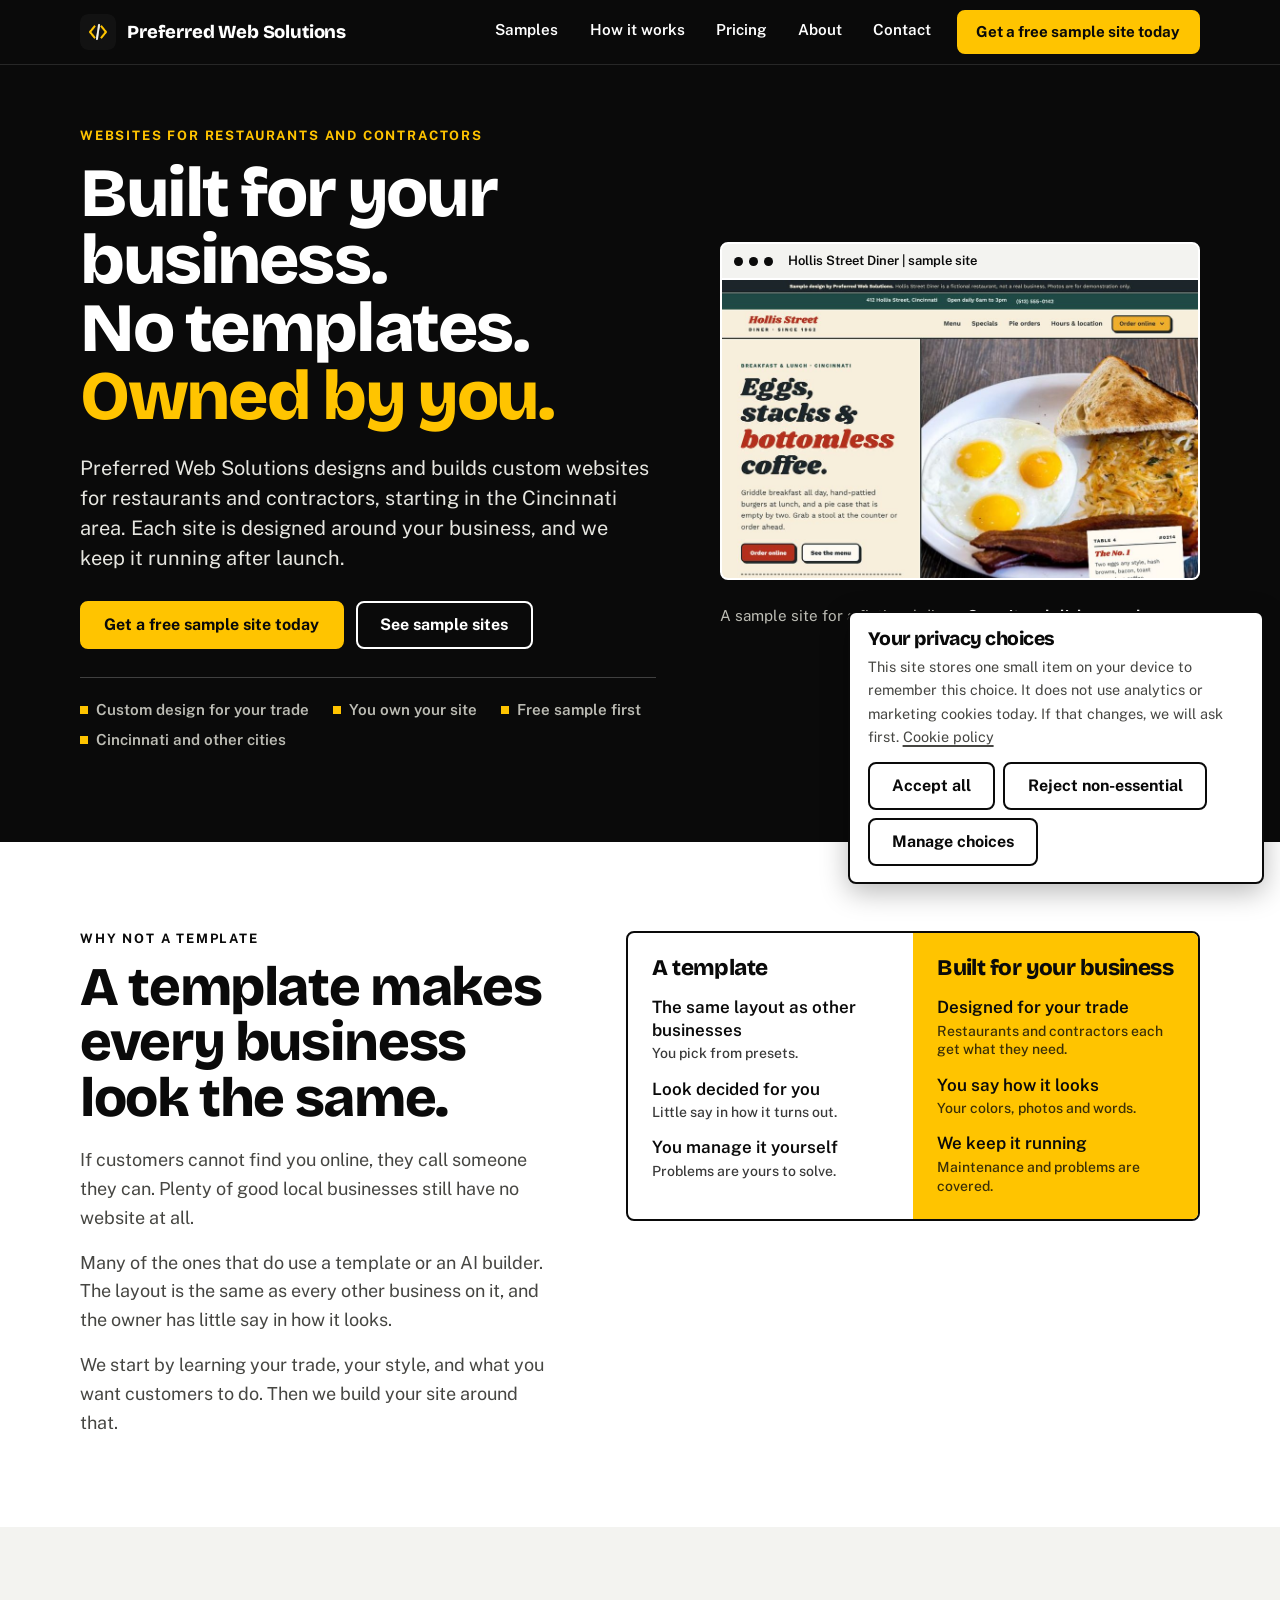
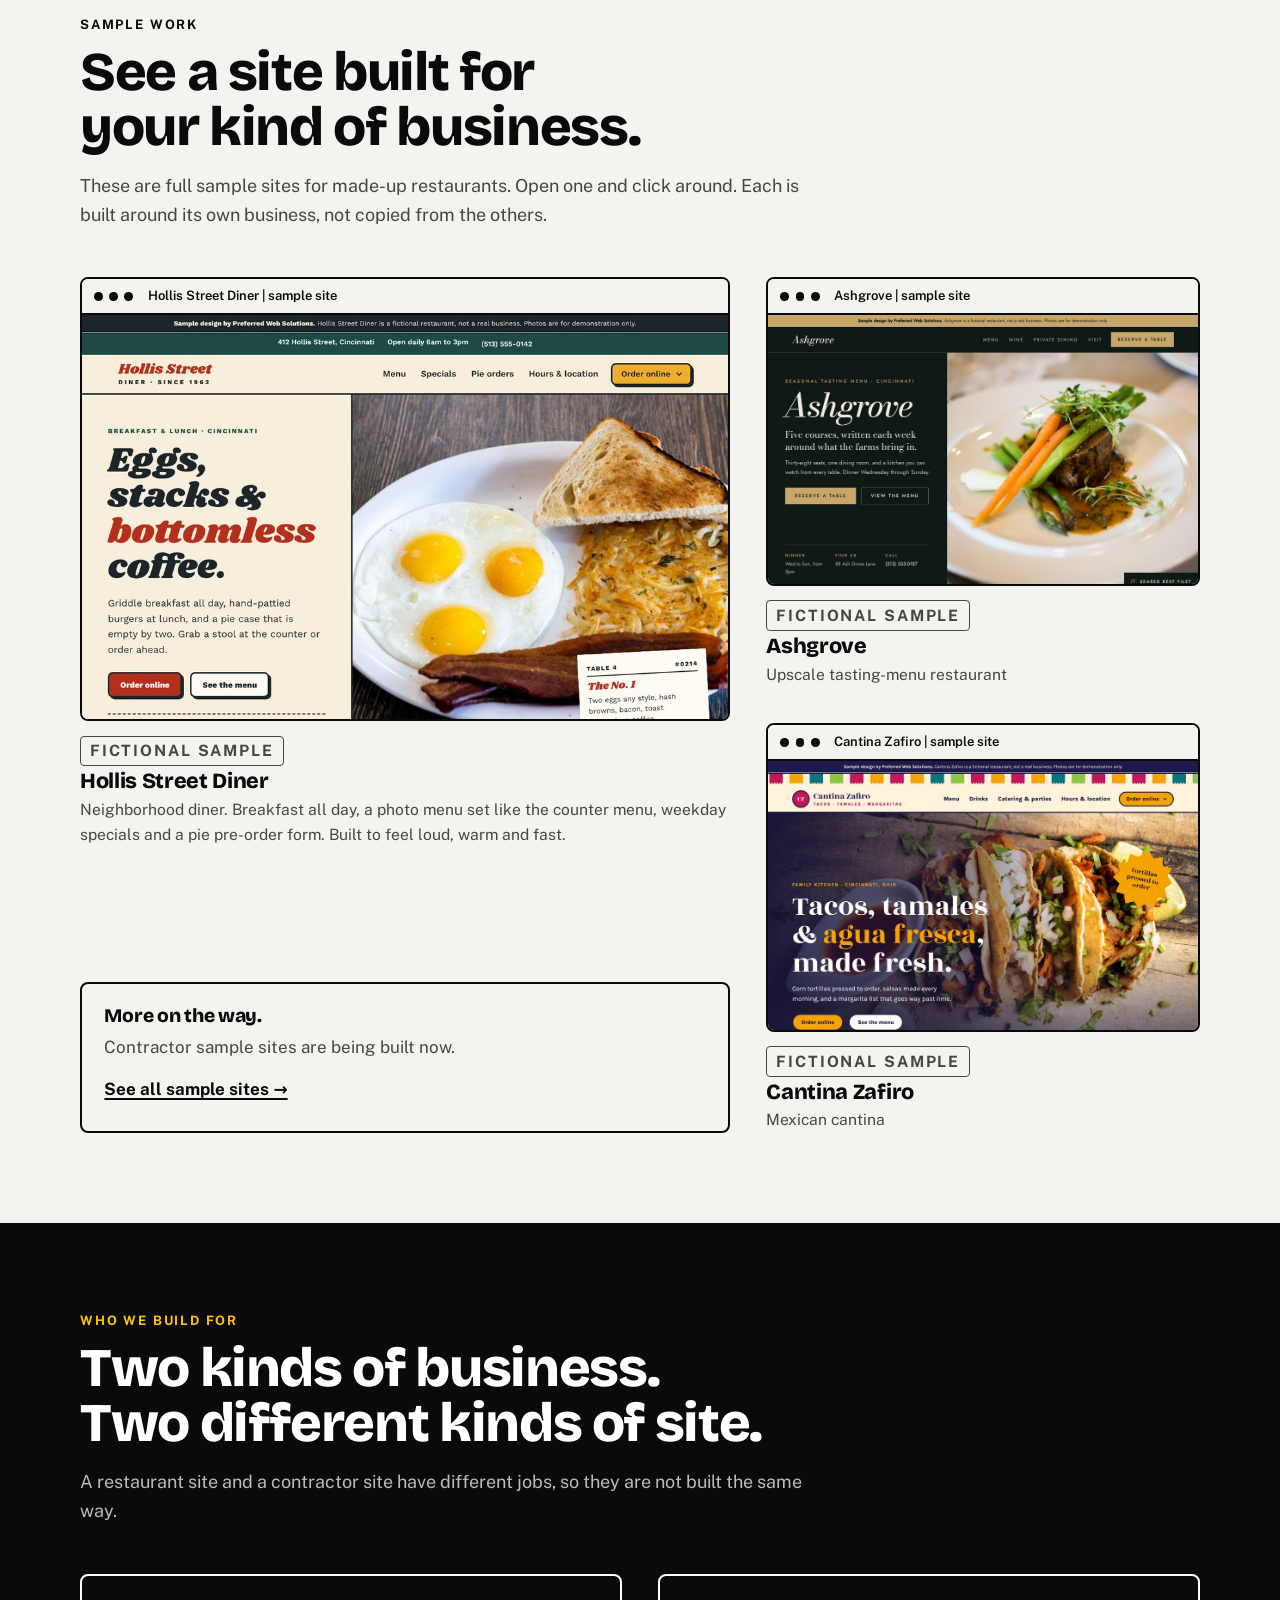
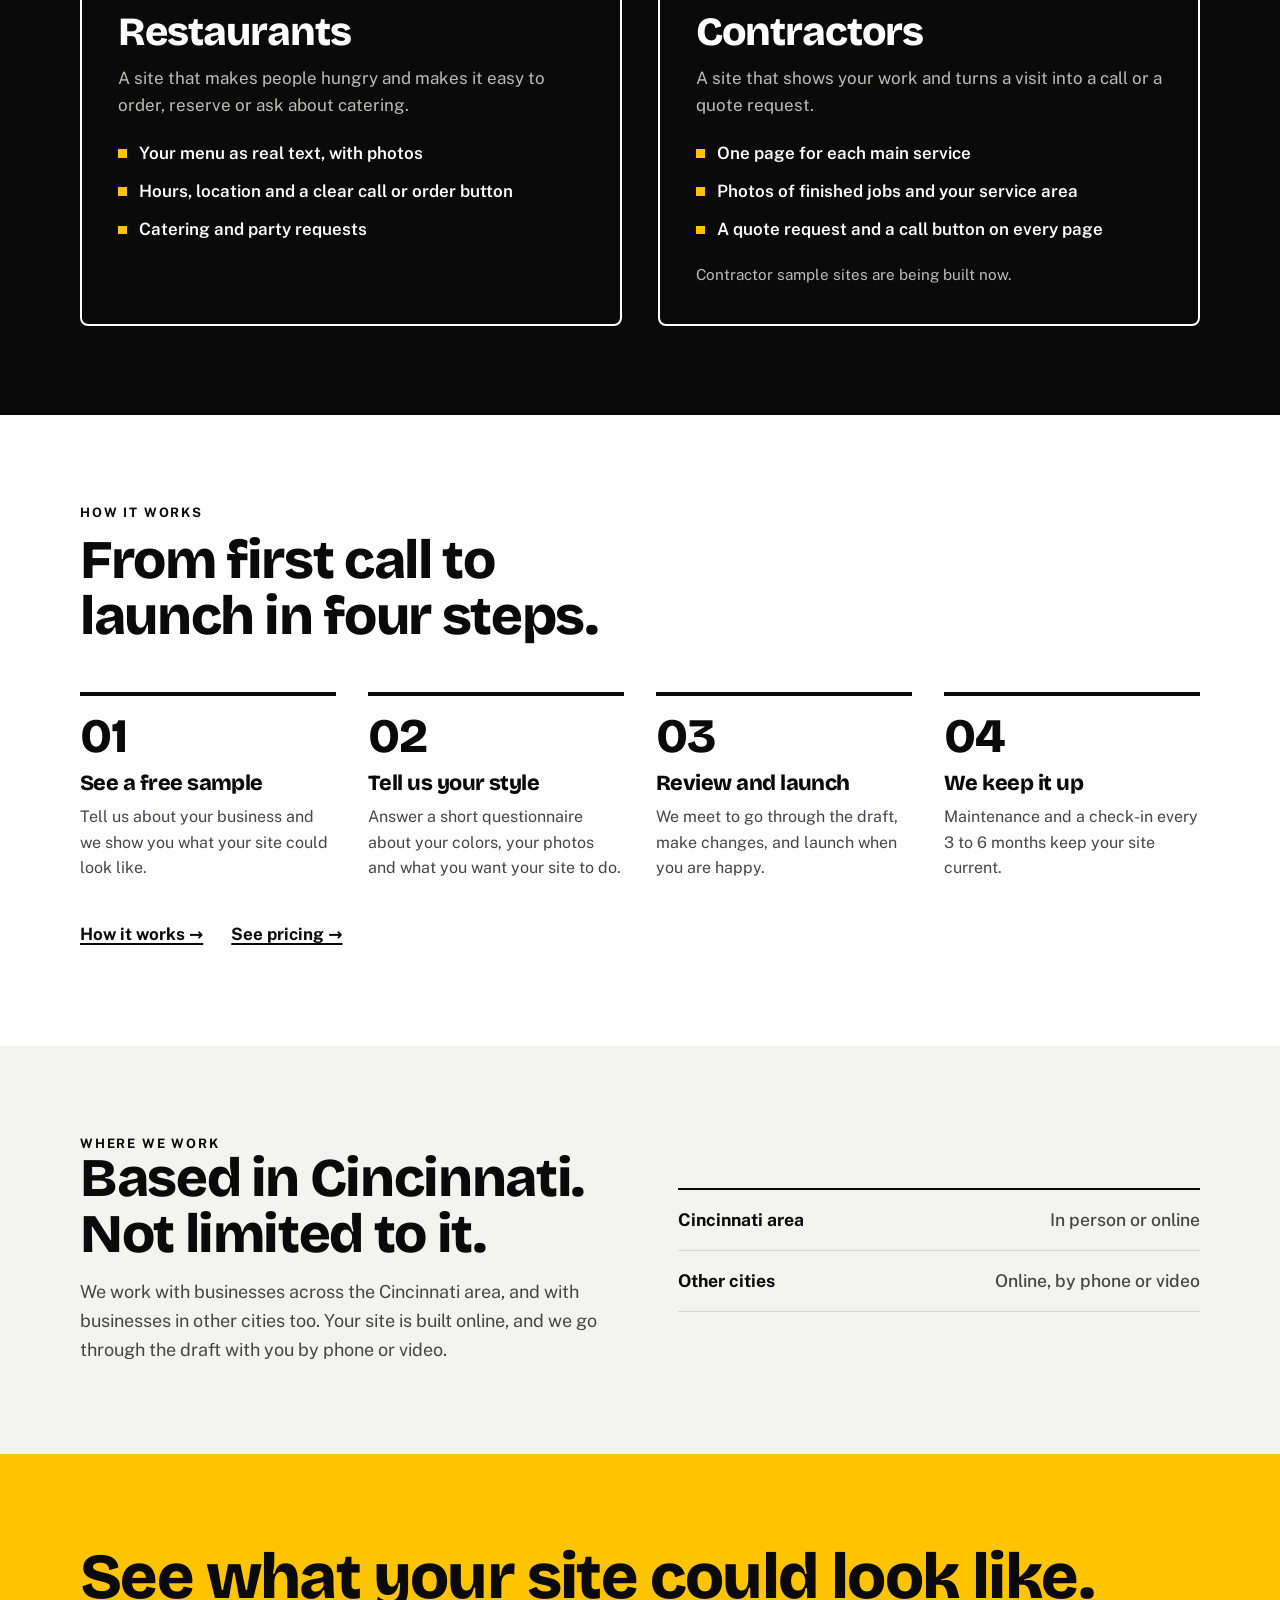
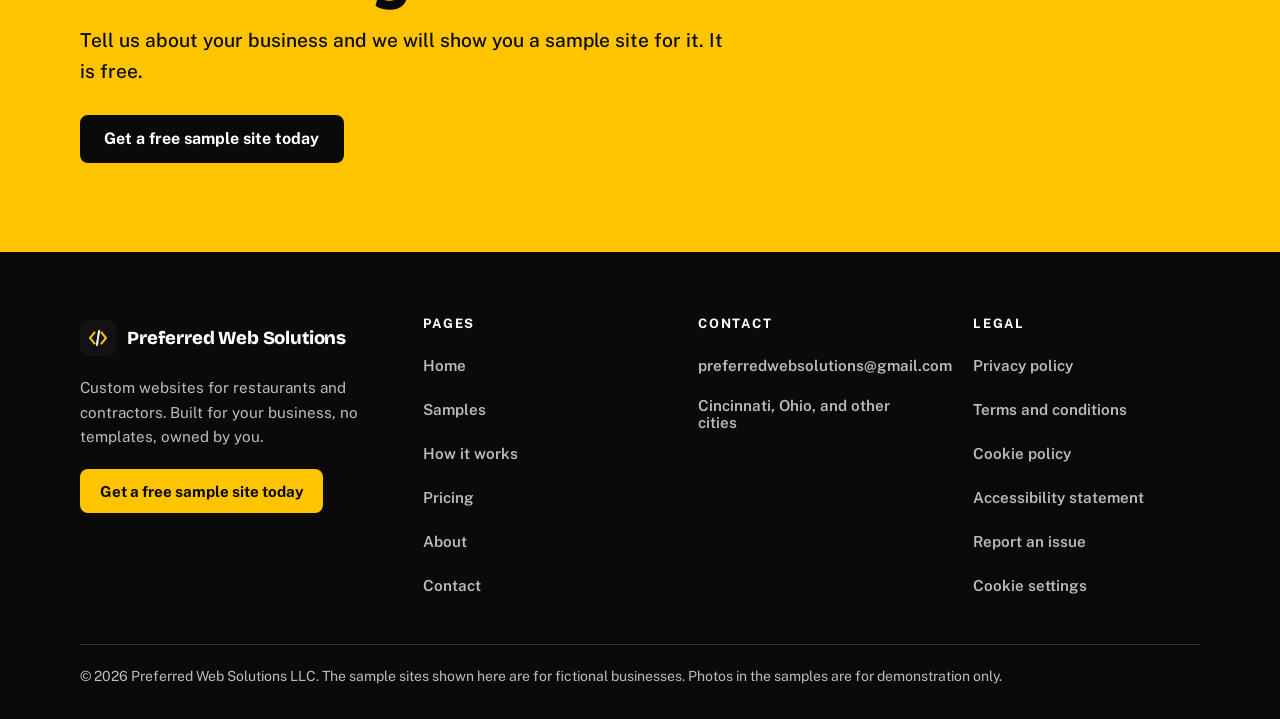
<file: index.html>
<!doctype html>
<html lang="en"><head><meta charset="utf-8"><meta name="viewport" content="width=device-width,initial-scale=1,viewport-fit=cover">
<title>Custom websites for restaurants and contractors in Cincinnati | Preferred Web Solutions</title><meta name="description" content="Preferred Web Solutions builds custom websites for restaurants and contractors in the Cincinnati area and other cities. No templates, and you own your site.">
<link rel="canonical" href="https://preferredwebsolutionsllc.com/"><meta property="og:type" content="website"><meta property="og:title" content="Custom websites for restaurants and contractors in Cincinnati | Preferred Web Solutions"><meta property="og:description" content="Preferred Web Solutions builds custom websites for restaurants and contractors in the Cincinnati area and other cities. No templates, and you own your site."><meta property="og:url" content="https://preferredwebsolutionsllc.com/">
<link rel="icon" type="image/png" href="logo.png"><link rel="preload" href="fonts/bricolage-grotesque-latin-wght-normal.woff2" as="font" type="font/woff2" crossorigin><link rel="preload" href="fonts/public-sans-latin-wght-normal.woff2" as="font" type="font/woff2" crossorigin><link rel="stylesheet" href="styles.css"><script type="application/ld+json">{"@context": "https://schema.org", "@type": "ProfessionalService", "name": "Preferred Web Solutions", "url": "https://preferredwebsolutionsllc.com/", "email": "preferredwebsolutions@gmail.com", "areaServed": "Cincinnati, Ohio, and other cities", "description": "Custom websites for restaurants and contractors."}</script>
</head><body>
<a class="skip" href="#main">Skip to content</a>
<header class="site-header"><div class="wrap bar"><a class="brand" href="index.html"><img src="logo.png" alt="" width="36" height="36">Preferred Web Solutions</a>
<button type="button" class="menu-btn" aria-expanded="false" aria-controls="site-nav">Menu</button>
<nav class="nav" id="site-nav" aria-label="Main"><a href="samples.html">Samples</a><a href="how-it-works.html">How it works</a><a href="pricing.html">Pricing</a><a href="about.html">About</a><a href="contact.html">Contact</a><a class="btn btn--yellow btn--sm" href="contact.html">Get a free sample site today</a></nav></div></header>
<main id="main">

<section class="hero dark" aria-labelledby="h1"><div class="wrap hero-grid">
<div>
<span class="eyebrow" style="color:var(--yellow)">Websites for restaurants and contractors</span>
<h1 id="h1"><span>Built for your business.</span><span>No templates.</span><span class="y">Owned by you.</span></h1>
<p class="lede">Preferred Web Solutions designs and builds custom websites for restaurants and contractors, starting in the Cincinnati area. Each site is designed around your business, and we keep it running after launch.</p>
<div class="actions"><a class="btn btn--yellow" href="contact.html">Get a free sample site today</a><a class="btn" href="samples.html">See sample sites</a></div>
<ul class="facts"><li>Custom design for your trade</li><li>You own your site</li><li>Free sample first</li><li>Cincinnati and other cities</li></ul>
</div>
<figure class="hero-shot" style="margin:0">
<div class="frame"><div class="frame-bar" aria-hidden="true"><i></i><i></i><i></i><span>Hollis Street Diner | sample site</span></div><img src="samples/diner.jpg" width="1000" height="625" fetchpriority="high" alt="Sample restaurant website for Hollis Street Diner, showing a first screen with a breakfast plate photo, the diner name in bold red type and an order button"></div>
<figcaption>A sample site for a fictional diner. <a href="https://preferred-web-solutions.github.io/restaurant-samples/diner/" target="_blank" rel="noopener">Open it and click around<span class="sr"> (opens in a new tab)</span></a></figcaption>
</figure>
</div></section>

<section class="sec" aria-labelledby="why-h"><div class="wrap why-grid">
<div><span class="eyebrow">Why not a template</span><h2 id="why-h">A template makes every business look the same.</h2>
<div class="copy"><p>If customers cannot find you online, they call someone they can. Plenty of good local businesses still have no website at all.</p><p>Many of the ones that do use a template or an AI builder. The layout is the same as every other business on it, and the owner has little say in how it looks.</p><p>We start by learning your trade, your style, and what you want customers to do. Then we build your site around that.</p></div></div>
<div class="compare" role="group" aria-label="A template compared with a site built for your business">
<div><h3>A template</h3><ul><li>The same layout as other businesses<small>You pick from presets.</small></li><li>Look decided for you<small>Little say in how it turns out.</small></li><li>You manage it yourself<small>Problems are yours to solve.</small></li></ul></div>
<div><h3>Built for your business</h3><ul><li>Designed for your trade<small>Restaurants and contractors each get what they need.</small></li><li>You say how it looks<small>Your colors, photos and words.</small></li><li>We keep it running<small>Maintenance and problems are covered.</small></li></ul></div>
</div></div></section>

<section class="sec sec--soft" aria-labelledby="work-h"><div class="wrap">
<div class="sec-head"><span class="eyebrow">Sample work</span><h2 id="work-h">See a site built for your kind of business.</h2><p>These are full sample sites for made-up restaurants. Open one and click around. Each is built around its own business, not copied from the others.</p></div>
<div class="shots">
<div class="main"><figure class="shot" style="margin:0"><a class="frame-link" href="https://preferred-web-solutions.github.io/restaurant-samples/diner/" target="_blank" rel="noopener" aria-label="Open the Hollis Street Diner sample site (opens in a new tab)"><div class="frame"><div class="frame-bar" aria-hidden="true"><i></i><i></i><i></i><span>Hollis Street Diner | sample site</span></div><img src="samples/diner.jpg" width="1000" height="625" loading="lazy" alt="Sample restaurant website for Hollis Street Diner, showing a first screen with a breakfast plate photo, the diner name in bold red type and an order button"></div></a><figcaption><span class="tag">Fictional sample</span><b>Hollis Street Diner</b><span>Neighborhood diner. Breakfast all day, a photo menu set like the counter menu, weekday specials and a pie pre-order form. Built to feel loud, warm and fast.</span></figcaption></figure>
<div class="shots-note"><b>More on the way.</b><span>Contractor sample sites are being built now.</span><a class="link-arrow" href="samples.html">See all sample sites &rarr;</a></div></div>
<div class="stack">
<figure class="shot" style="margin:0"><a class="frame-link" href="https://preferred-web-solutions.github.io/restaurant-samples/ashgrove/" target="_blank" rel="noopener" aria-label="Open the Ashgrove sample site (opens in a new tab)"><div class="frame"><div class="frame-bar" aria-hidden="true"><i></i><i></i><i></i><span>Ashgrove | sample site</span></div><img src="samples/ashgrove.jpg" width="1000" height="625" loading="lazy" alt="Sample restaurant website for Ashgrove, showing a dark first screen with the restaurant name in italic type beside a photo of a plated dish"></div></a><figcaption><span class="tag">Fictional sample</span><b>Ashgrove</b><span>Upscale tasting-menu restaurant</span></figcaption></figure>
<figure class="shot" style="margin:0"><a class="frame-link" href="https://preferred-web-solutions.github.io/restaurant-samples/zafiro/" target="_blank" rel="noopener" aria-label="Open the Cantina Zafiro sample site (opens in a new tab)"><div class="frame"><div class="frame-bar" aria-hidden="true"><i></i><i></i><i></i><span>Cantina Zafiro | sample site</span></div><img src="samples/zafiro.jpg" width="1000" height="625" loading="lazy" alt="Sample restaurant website for Cantina Zafiro, showing a full-width photo of tacos al pastor with the cantina name in bold magenta and marigold type"></div></a><figcaption><span class="tag">Fictional sample</span><b>Cantina Zafiro</b><span>Mexican cantina</span></figcaption></figure>
</div></div>
</div></section>

<section class="sec sec--dark dark" aria-labelledby="who-h"><div class="wrap">
<div class="sec-head"><span class="eyebrow" style="color:var(--yellow)">Who we build for</span><h2 id="who-h">Two kinds of business. Two different kinds of site.</h2><p>A restaurant site and a contractor site have different jobs, so they are not built the same way.</p></div>
<div class="split">
<div class="panel"><h3>Restaurants</h3><p>A site that makes people hungry and makes it easy to order, reserve or ask about catering.</p><ul><li>Your menu as real text, with photos</li><li>Hours, location and a clear call or order button</li><li>Catering and party requests</li></ul></div>
<div class="panel"><h3>Contractors</h3><p>A site that shows your work and turns a visit into a call or a quote request.</p><ul><li>One page for each main service</li><li>Photos of finished jobs and your service area</li><li>A quote request and a call button on every page</li></ul><p class="note">Contractor sample sites are being built now.</p></div>
</div></div></section>

<section class="sec" aria-labelledby="steps-h"><div class="wrap">
<div class="sec-head"><span class="eyebrow">How it works</span><h2 id="steps-h">From first call to launch in four steps.</h2></div>
<ol class="steps">
<li><h3>See a free sample</h3><p>Tell us about your business and we show you what your site could look like.</p></li>
<li><h3>Tell us your style</h3><p>Answer a short questionnaire about your colors, your photos and what you want your site to do.</p></li>
<li><h3>Review and launch</h3><p>We meet to go through the draft, make changes, and launch when you are happy.</p></li>
<li><h3>We keep it up</h3><p>Maintenance and a check-in every 3 to 6 months keep your site current.</p></li>
</ol>
<p class="arrow-row"><a class="link-arrow" href="how-it-works.html">How it works &rarr;</a><a class="link-arrow" href="pricing.html">See pricing &rarr;</a></p>
</div></section>

<section class="sec sec--soft" aria-labelledby="where-h"><div class="wrap where">
<div><span class="eyebrow">Where we work</span><h2 id="where-h">Based in Cincinnati. Not limited to it.</h2><p>We work with businesses across the Cincinnati area, and with businesses in other cities too. Your site is built online, and we go through the draft with you by phone or video.</p></div>
<ul class="place-list"><li>Cincinnati area<span>In person or online</span></li><li>Other cities<span>Online, by phone or video</span></li></ul>
</div></section>

<section class="sec sec--yellow band" aria-labelledby="cta-h"><div class="wrap">
<h2 id="cta-h">See what your site could look like.</h2>
<p>Tell us about your business and we will show you a sample site for it. It is free.</p>
<a class="btn btn--ink" href="contact.html">Get a free sample site today</a>
</div></section>
</main>
<footer class="site-footer"><div class="wrap">
<div class="foot-grid">
<div><a class="brand" href="index.html"><img src="logo.png" alt="" width="36" height="36">Preferred Web Solutions</a>
<p>Custom websites for restaurants and contractors. Built for your business, no templates, owned by you.</p>
<a class="btn btn--yellow btn--sm foot-cta" href="contact.html">Get a free sample site today</a></div>
<div><h2>Pages</h2><ul><li><a href="index.html">Home</a></li><li><a href="samples.html">Samples</a></li><li><a href="how-it-works.html">How it works</a></li><li><a href="pricing.html">Pricing</a></li><li><a href="about.html">About</a></li><li><a href="contact.html">Contact</a></li></ul></div>
<div><h2>Contact</h2><ul><li><a href="mailto:preferredwebsolutions@gmail.com">preferredwebsolutions@gmail.com</a></li><li><a href="contact.html">Cincinnati, Ohio, and other cities</a></li></ul></div>
<div><h2>Legal</h2><ul><li><a href="privacy.html">Privacy policy</a></li><li><a href="terms.html">Terms and conditions</a></li><li><a href="cookies.html">Cookie policy</a></li><li><a href="accessibility.html">Accessibility statement</a></li><li><a href="report.html">Report an issue</a></li><li><button type="button" data-cookie-settings>Cookie settings</button></li></ul></div>
</div>
<p class="legal-note">&copy; 2026 Preferred Web Solutions LLC. The sample sites shown here are for fictional businesses. Photos in the samples are for demonstration only.</p>
</div></footer>
<div class="callbar"><a class="btn btn--yellow" href="contact.html">Get a free sample site today</a></div>
<script src="consent.js"></script><script src="site.js"></script><script src="forms.js"></script>
</body></html>
</file>
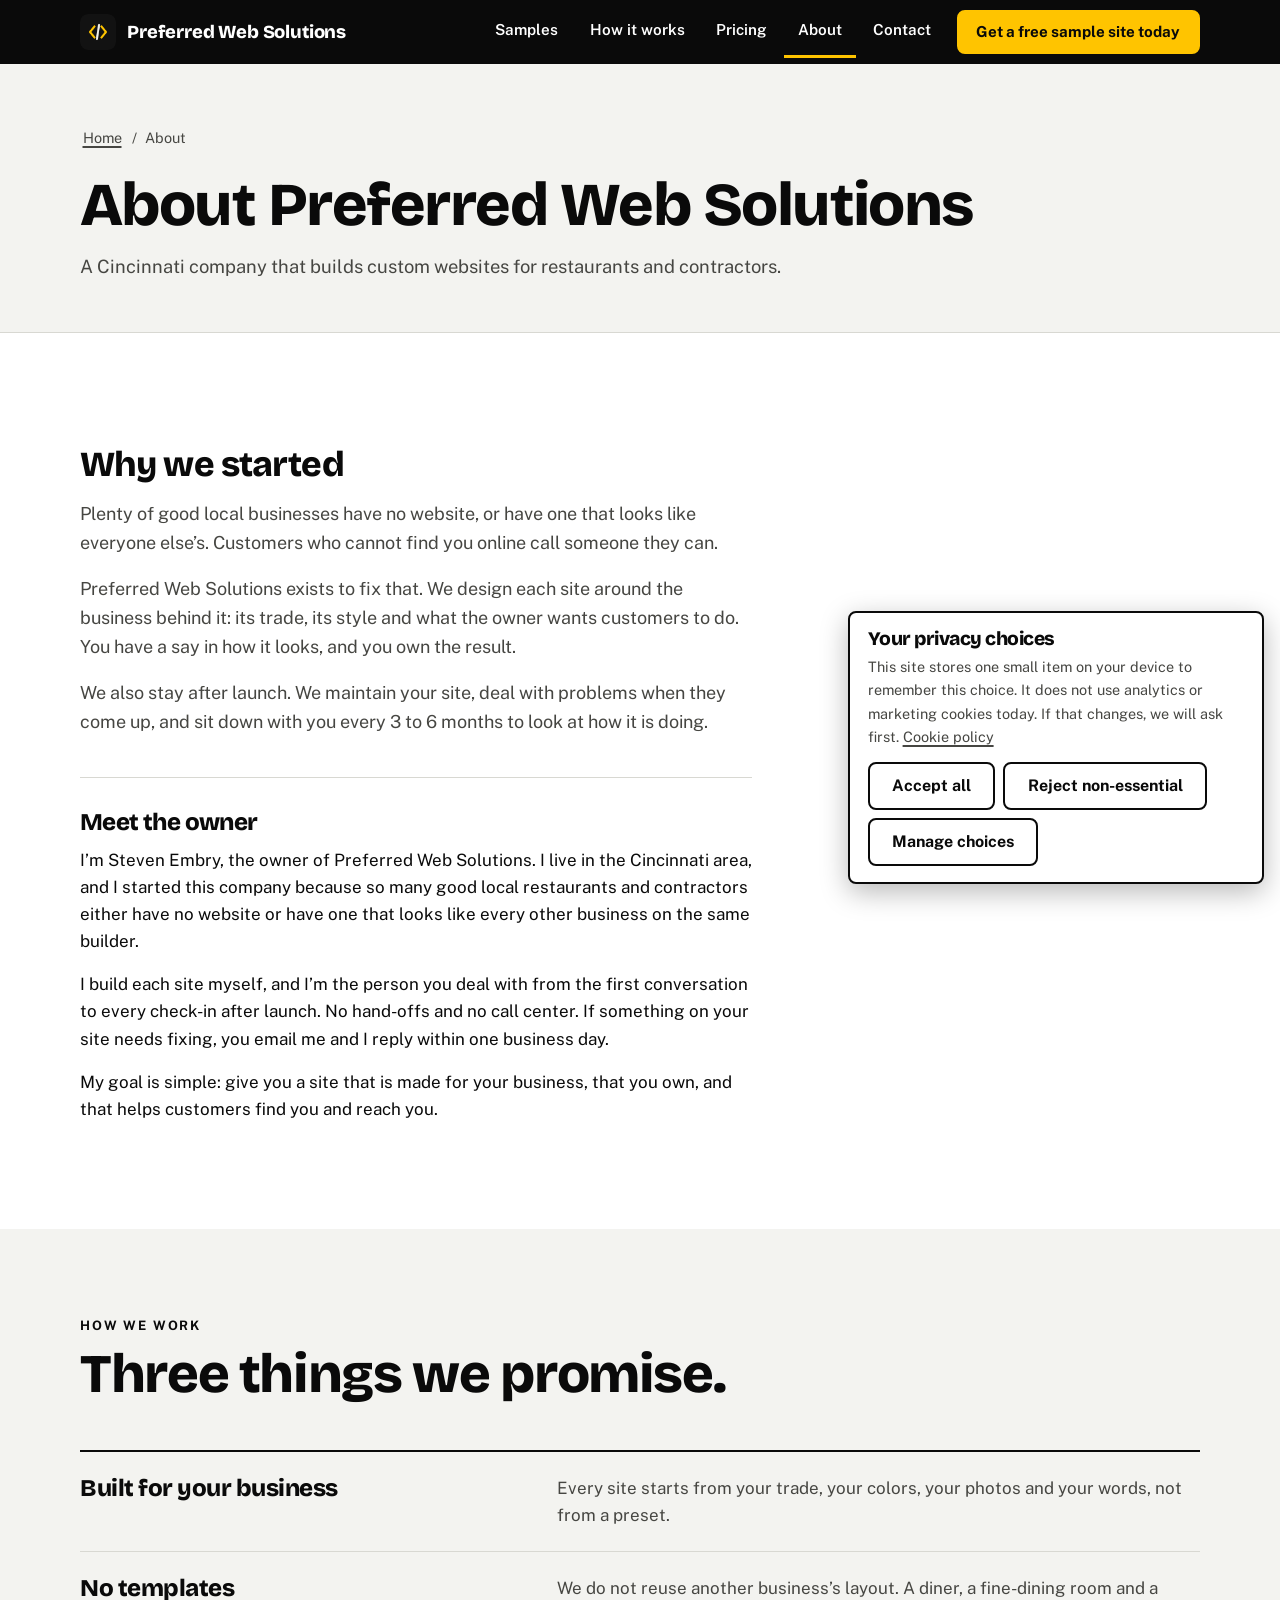
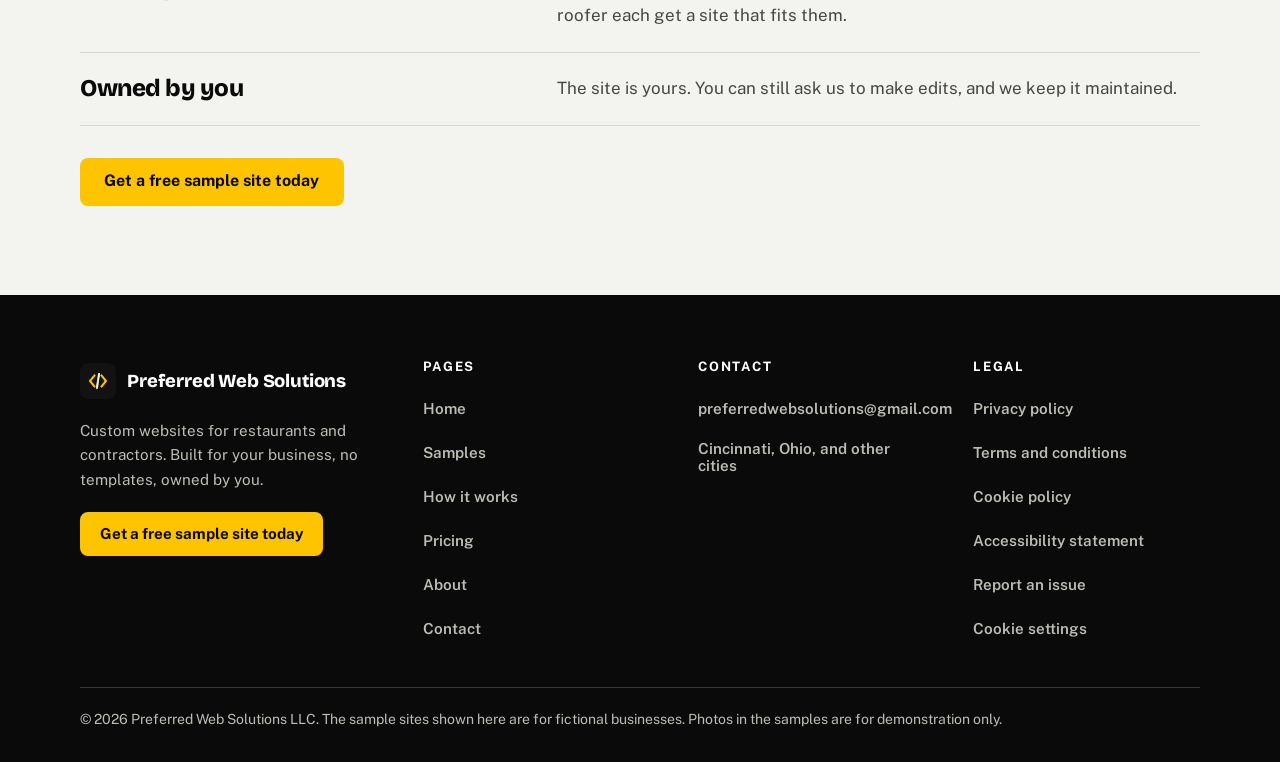
<file: about.html>
<!doctype html>
<html lang="en"><head><meta charset="utf-8"><meta name="viewport" content="width=device-width,initial-scale=1,viewport-fit=cover">
<title>About Preferred Web Solutions | Custom websites in Cincinnati</title><meta name="description" content="Preferred Web Solutions is a Cincinnati company that builds custom websites for restaurants and contractors. No templates, and you own your site.">
<link rel="canonical" href="https://preferredwebsolutionsllc.com/about.html"><meta property="og:type" content="website"><meta property="og:title" content="About Preferred Web Solutions | Custom websites in Cincinnati"><meta property="og:description" content="Preferred Web Solutions is a Cincinnati company that builds custom websites for restaurants and contractors. No templates, and you own your site."><meta property="og:url" content="https://preferredwebsolutionsllc.com/about.html">
<link rel="icon" type="image/png" href="logo.png"><link rel="preload" href="fonts/bricolage-grotesque-latin-wght-normal.woff2" as="font" type="font/woff2" crossorigin><link rel="preload" href="fonts/public-sans-latin-wght-normal.woff2" as="font" type="font/woff2" crossorigin><link rel="stylesheet" href="styles.css">
</head><body>
<a class="skip" href="#main">Skip to content</a>
<header class="site-header"><div class="wrap bar"><a class="brand" href="index.html"><img src="logo.png" alt="" width="36" height="36">Preferred Web Solutions</a>
<button type="button" class="menu-btn" aria-expanded="false" aria-controls="site-nav">Menu</button>
<nav class="nav" id="site-nav" aria-label="Main"><a href="samples.html">Samples</a><a href="how-it-works.html">How it works</a><a href="pricing.html">Pricing</a><a href="about.html" aria-current="page">About</a><a href="contact.html">Contact</a><a class="btn btn--yellow btn--sm" href="contact.html">Get a free sample site today</a></nav></div></header>
<main id="main">

<div class="page-head"><div class="wrap"><nav class="crumbs" aria-label="Breadcrumb"><a href="index.html">Home</a><span aria-hidden="true">/</span><span aria-current="page">About</span></nav>
<h1>About Preferred Web Solutions</h1>
<p>A Cincinnati company that builds custom websites for restaurants and contractors.</p></div></div>
<section class="sec" aria-labelledby="why-h"><div class="wrap">
<div class="prose">
<h2 id="why-h">Why we started</h2>
<p>Plenty of good local businesses have no website, or have one that looks like everyone else&rsquo;s. Customers who cannot find you online call someone they can.</p>
<p>Preferred Web Solutions exists to fix that. We design each site around the business behind it: its trade, its style and what the owner wants customers to do. You have a say in how it looks, and you own the result.</p>
<p>We also stay after launch. We maintain your site, deal with problems when they come up, and sit down with you every 3 to 6 months to look at how it is doing.</p>
</div>
<div class="owner"><h3>Meet the owner</h3>
<p>I&rsquo;m Steven Embry, the owner of Preferred Web Solutions. I live in the Cincinnati area, and I started this company because so many good local restaurants and contractors either have no website or have one that looks like every other business on the same builder.</p>
<p>I build each site myself, and I&rsquo;m the person you deal with from the first conversation to every check-in after launch. No hand-offs and no call center. If something on your site needs fixing, you email me and I reply within one business day.</p>
<p>My goal is simple: give you a site that is made for your business, that you own, and that helps customers find you and reach you.</p>
</div>
<!-- PHOTO_SLOT: owner photo goes here when provided -->
</div></section>
<section class="sec sec--soft" aria-labelledby="how-h"><div class="wrap">
<div class="sec-head"><span class="eyebrow">How we work</span><h2 id="how-h">Three things we promise.</h2></div>
<ul class="principles">
<li><b>Built for your business</b><span>Every site starts from your trade, your colors, your photos and your words, not from a preset.</span></li>
<li><b>No templates</b><span>We do not reuse another business&rsquo;s layout. A diner, a fine-dining room and a roofer each get a site that fits them.</span></li>
<li><b>Owned by you</b><span>The site is yours. You can still ask us to make edits, and we keep it maintained.</span></li>
</ul>
<p style="margin-top:2rem"><a class="btn btn--yellow" href="contact.html">Get a free sample site today</a></p>
</div></section>
</main>
<footer class="site-footer"><div class="wrap">
<div class="foot-grid">
<div><a class="brand" href="index.html"><img src="logo.png" alt="" width="36" height="36">Preferred Web Solutions</a>
<p>Custom websites for restaurants and contractors. Built for your business, no templates, owned by you.</p>
<a class="btn btn--yellow btn--sm foot-cta" href="contact.html">Get a free sample site today</a></div>
<div><h2>Pages</h2><ul><li><a href="index.html">Home</a></li><li><a href="samples.html">Samples</a></li><li><a href="how-it-works.html">How it works</a></li><li><a href="pricing.html">Pricing</a></li><li><a href="about.html">About</a></li><li><a href="contact.html">Contact</a></li></ul></div>
<div><h2>Contact</h2><ul><li><a href="mailto:preferredwebsolutions@gmail.com">preferredwebsolutions@gmail.com</a></li><li><a href="contact.html">Cincinnati, Ohio, and other cities</a></li></ul></div>
<div><h2>Legal</h2><ul><li><a href="privacy.html">Privacy policy</a></li><li><a href="terms.html">Terms and conditions</a></li><li><a href="cookies.html">Cookie policy</a></li><li><a href="accessibility.html">Accessibility statement</a></li><li><a href="report.html">Report an issue</a></li><li><button type="button" data-cookie-settings>Cookie settings</button></li></ul></div>
</div>
<p class="legal-note">&copy; 2026 Preferred Web Solutions LLC. The sample sites shown here are for fictional businesses. Photos in the samples are for demonstration only.</p>
</div></footer>
<div class="callbar"><a class="btn btn--yellow" href="contact.html">Get a free sample site today</a></div>
<script src="consent.js"></script><script src="site.js"></script><script src="forms.js"></script>
</body></html>
</file>
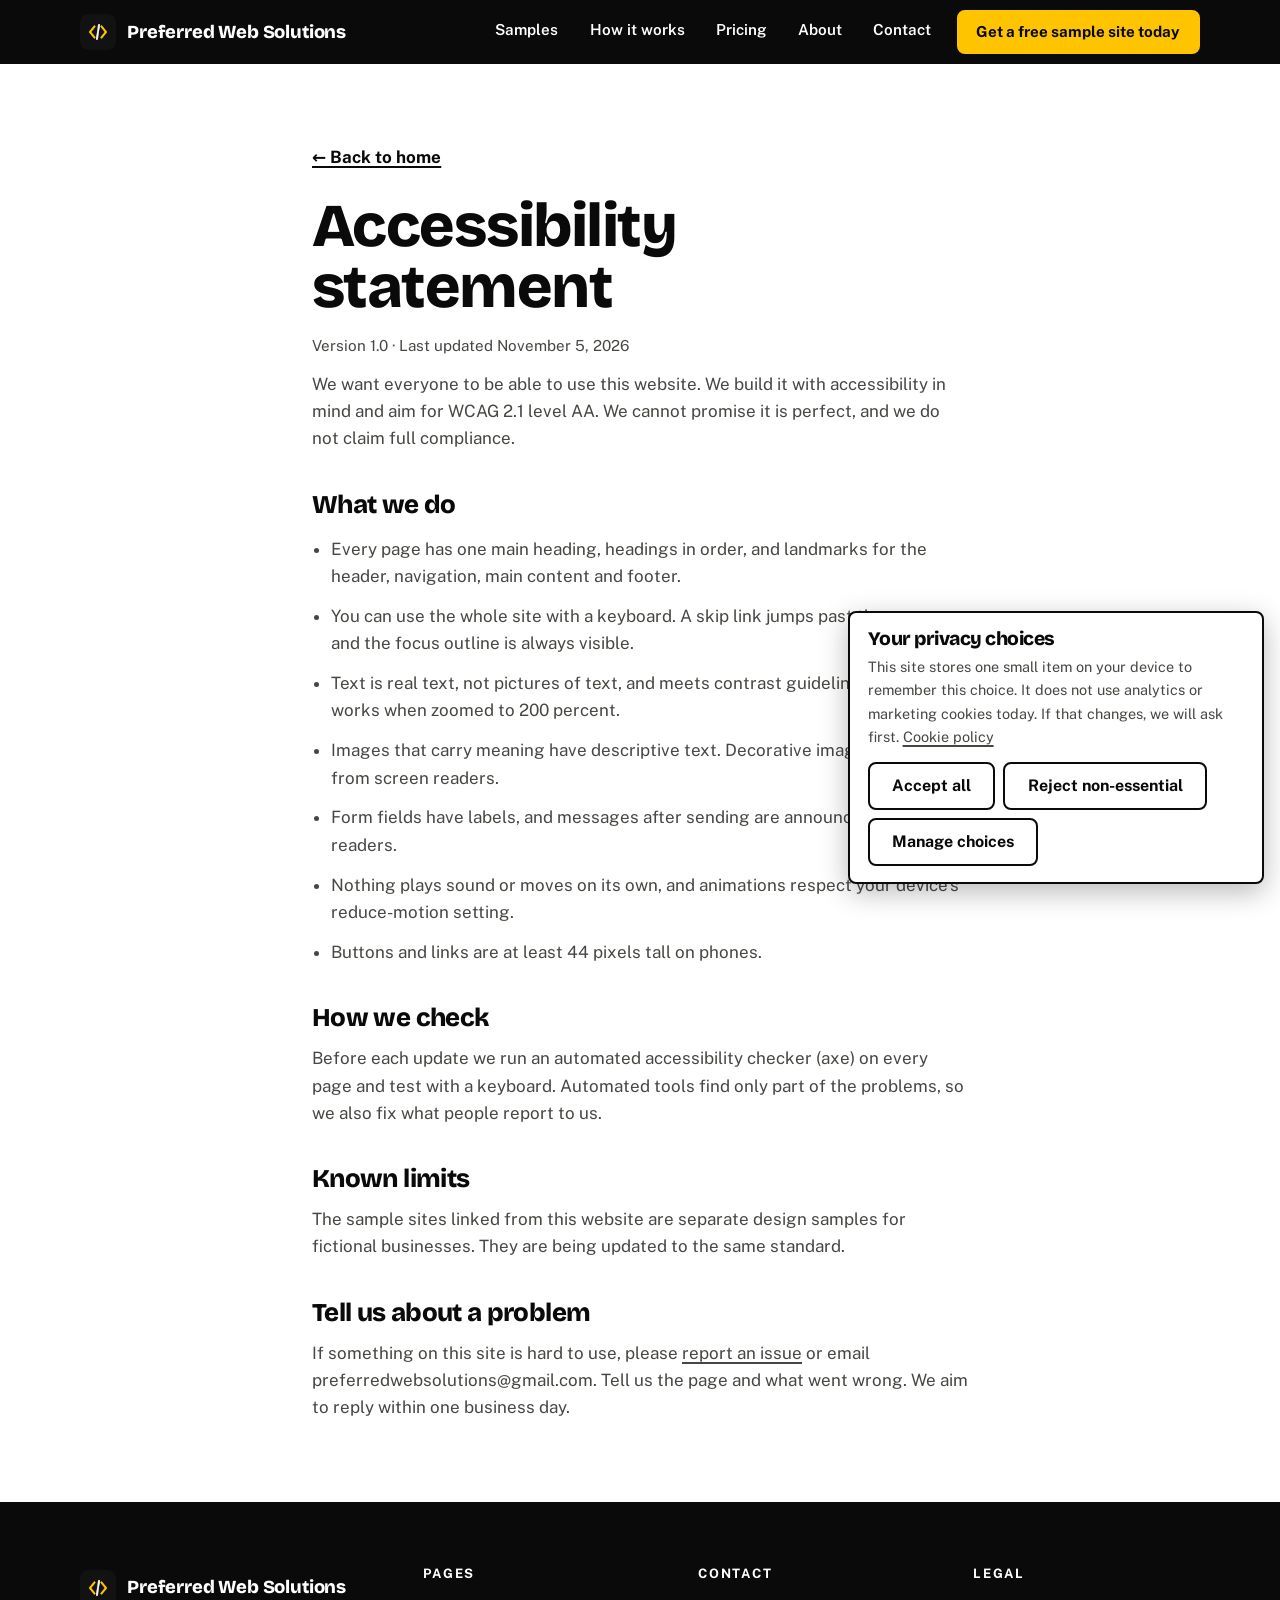
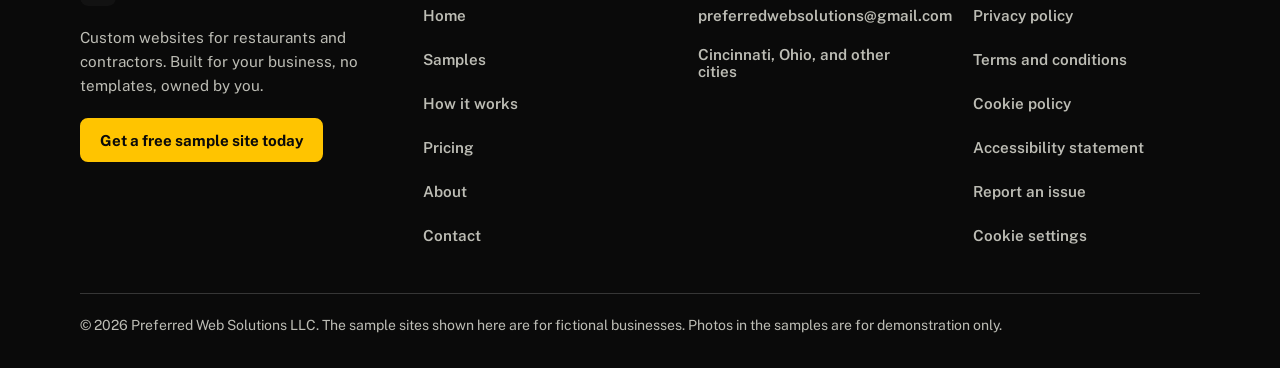
<file: accessibility.html>
<!doctype html>
<html lang="en"><head><meta charset="utf-8"><meta name="viewport" content="width=device-width,initial-scale=1,viewport-fit=cover">
<title>Accessibility statement | Preferred Web Solutions</title><meta name="description" content="How the Preferred Web Solutions website is built with accessibility in mind, how we check it, and how to report a problem.">
<link rel="canonical" href="https://preferredwebsolutionsllc.com/accessibility.html"><meta property="og:type" content="website"><meta property="og:title" content="Accessibility statement | Preferred Web Solutions"><meta property="og:description" content="How the Preferred Web Solutions website is built with accessibility in mind, how we check it, and how to report a problem."><meta property="og:url" content="https://preferredwebsolutionsllc.com/accessibility.html">
<link rel="icon" type="image/png" href="logo.png"><link rel="preload" href="fonts/bricolage-grotesque-latin-wght-normal.woff2" as="font" type="font/woff2" crossorigin><link rel="preload" href="fonts/public-sans-latin-wght-normal.woff2" as="font" type="font/woff2" crossorigin><link rel="stylesheet" href="styles.css">
</head><body>
<a class="skip" href="#main">Skip to content</a>
<header class="site-header"><div class="wrap bar"><a class="brand" href="index.html"><img src="logo.png" alt="" width="36" height="36">Preferred Web Solutions</a>
<button type="button" class="menu-btn" aria-expanded="false" aria-controls="site-nav">Menu</button>
<nav class="nav" id="site-nav" aria-label="Main"><a href="samples.html">Samples</a><a href="how-it-works.html">How it works</a><a href="pricing.html">Pricing</a><a href="about.html">About</a><a href="contact.html">Contact</a><a class="btn btn--yellow btn--sm" href="contact.html">Get a free sample site today</a></nav></div></header>
<main id="main">
<article class="legal"><a class="back" href="index.html">&larr; Back to home</a>
<h1>Accessibility statement</h1>
<p class="meta">Version 1.0 &middot; Last updated November 5, 2026</p>
<p>We want everyone to be able to use this website. We build it with accessibility in mind and aim for WCAG 2.1 level AA. We cannot promise it is perfect, and we do not claim full compliance.</p>
<h2>What we do</h2>
<ul><li>Every page has one main heading, headings in order, and landmarks for the header, navigation, main content and footer.</li><li>You can use the whole site with a keyboard. A skip link jumps past the menu, and the focus outline is always visible.</li><li>Text is real text, not pictures of text, and meets contrast guidelines. The page works when zoomed to 200 percent.</li><li>Images that carry meaning have descriptive text. Decorative images are hidden from screen readers.</li><li>Form fields have labels, and messages after sending are announced to screen readers.</li><li>Nothing plays sound or moves on its own, and animations respect your device&rsquo;s reduce-motion setting.</li><li>Buttons and links are at least 44 pixels tall on phones.</li></ul>
<h2>How we check</h2>
<p>Before each update we run an automated accessibility checker (axe) on every page and test with a keyboard. Automated tools find only part of the problems, so we also fix what people report to us.</p>
<h2>Known limits</h2>
<p>The sample sites linked from this website are separate design samples for fictional businesses. They are being updated to the same standard.</p>
<h2>Tell us about a problem</h2>
<p>If something on this site is hard to use, please <a href="report.html">report an issue</a> or email preferredwebsolutions@gmail.com. Tell us the page and what went wrong. We aim to reply within one business day.</p>
</article>
</main>
<footer class="site-footer"><div class="wrap">
<div class="foot-grid">
<div><a class="brand" href="index.html"><img src="logo.png" alt="" width="36" height="36">Preferred Web Solutions</a>
<p>Custom websites for restaurants and contractors. Built for your business, no templates, owned by you.</p>
<a class="btn btn--yellow btn--sm foot-cta" href="contact.html">Get a free sample site today</a></div>
<div><h2>Pages</h2><ul><li><a href="index.html">Home</a></li><li><a href="samples.html">Samples</a></li><li><a href="how-it-works.html">How it works</a></li><li><a href="pricing.html">Pricing</a></li><li><a href="about.html">About</a></li><li><a href="contact.html">Contact</a></li></ul></div>
<div><h2>Contact</h2><ul><li><a href="mailto:preferredwebsolutions@gmail.com">preferredwebsolutions@gmail.com</a></li><li><a href="contact.html">Cincinnati, Ohio, and other cities</a></li></ul></div>
<div><h2>Legal</h2><ul><li><a href="privacy.html">Privacy policy</a></li><li><a href="terms.html">Terms and conditions</a></li><li><a href="cookies.html">Cookie policy</a></li><li><a href="accessibility.html">Accessibility statement</a></li><li><a href="report.html">Report an issue</a></li><li><button type="button" data-cookie-settings>Cookie settings</button></li></ul></div>
</div>
<p class="legal-note">&copy; 2026 Preferred Web Solutions LLC. The sample sites shown here are for fictional businesses. Photos in the samples are for demonstration only.</p>
</div></footer>
<div class="callbar"><a class="btn btn--yellow" href="contact.html">Get a free sample site today</a></div>
<script src="consent.js"></script><script src="site.js"></script><script src="forms.js"></script>
</body></html>
</file>
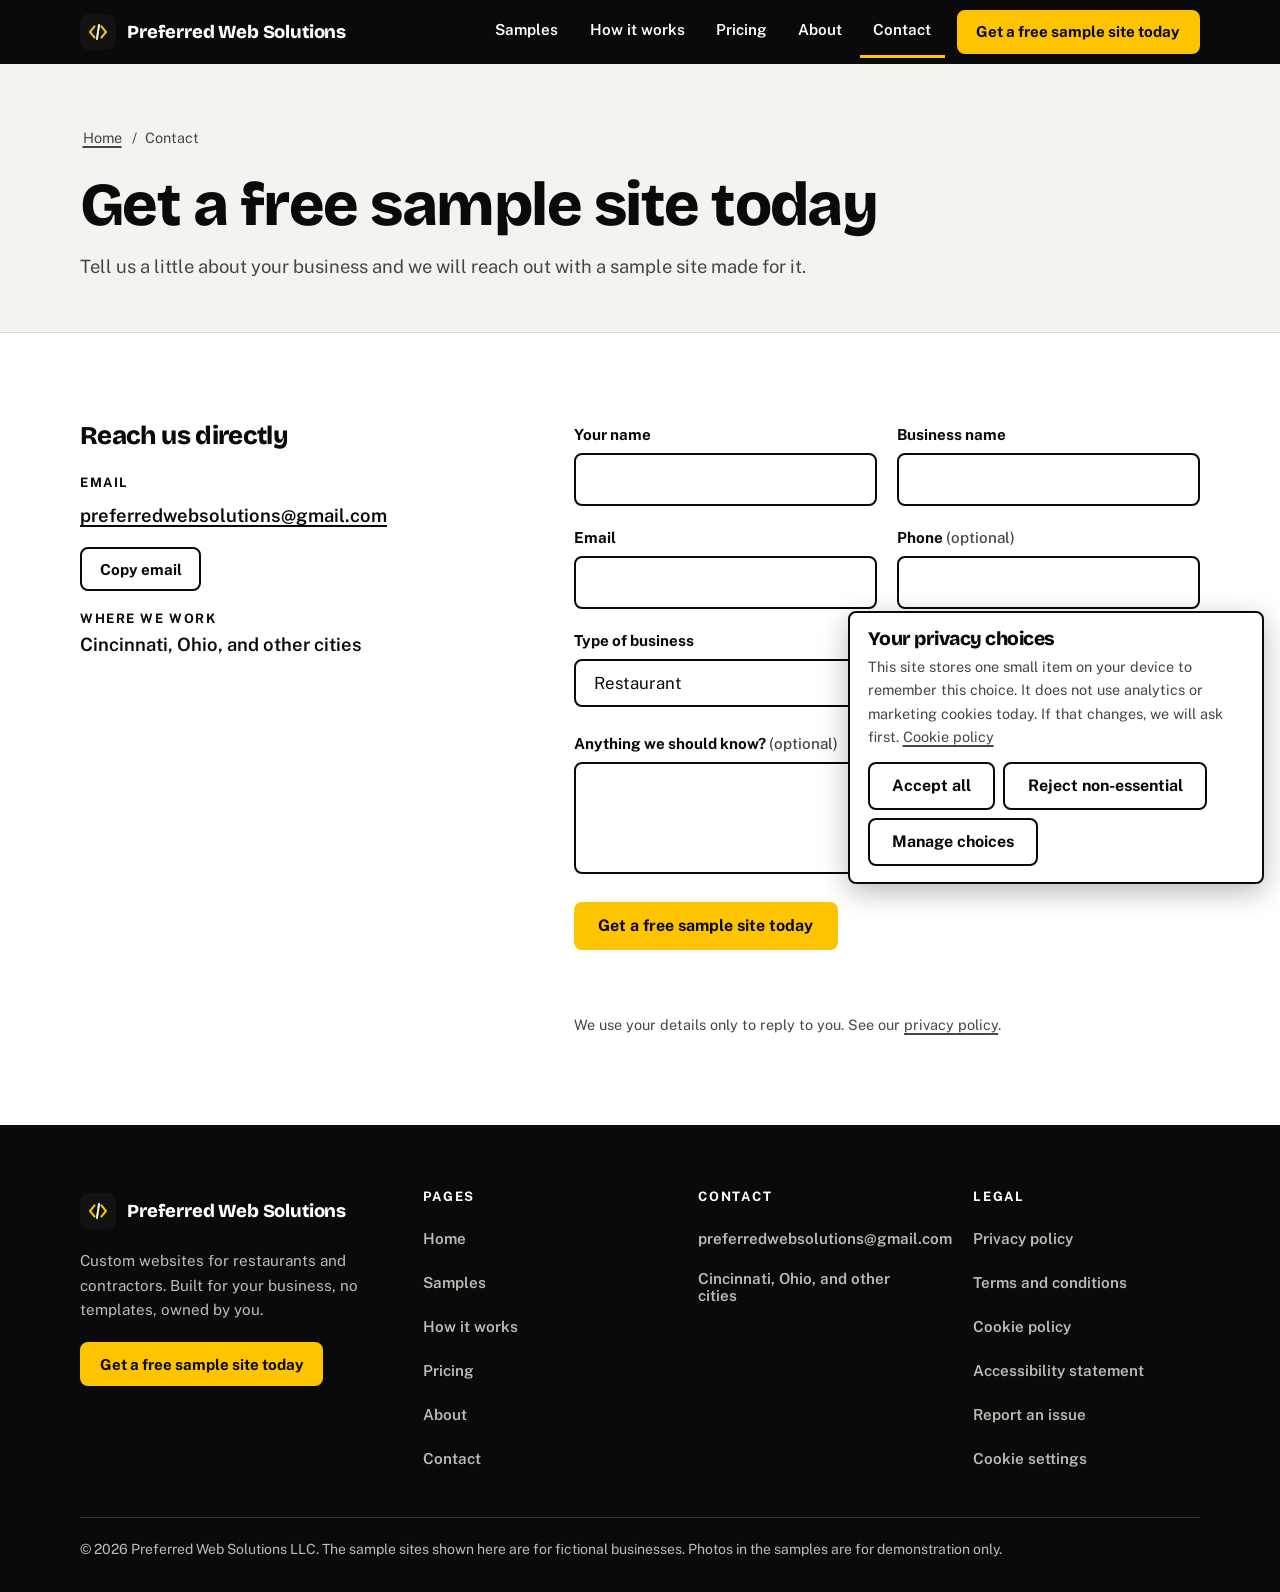
<file: contact.html>
<!doctype html>
<html lang="en"><head><meta charset="utf-8"><meta name="viewport" content="width=device-width,initial-scale=1,viewport-fit=cover">
<title>Get a free sample website for your business | Preferred Web Solutions</title><meta name="description" content="Ask Preferred Web Solutions for a free sample website for your restaurant or contracting business in Cincinnati or another city.">
<link rel="canonical" href="https://preferredwebsolutionsllc.com/contact.html"><meta property="og:type" content="website"><meta property="og:title" content="Get a free sample website for your business | Preferred Web Solutions"><meta property="og:description" content="Ask Preferred Web Solutions for a free sample website for your restaurant or contracting business in Cincinnati or another city."><meta property="og:url" content="https://preferredwebsolutionsllc.com/contact.html">
<link rel="icon" type="image/png" href="logo.png"><link rel="preload" href="fonts/bricolage-grotesque-latin-wght-normal.woff2" as="font" type="font/woff2" crossorigin><link rel="preload" href="fonts/public-sans-latin-wght-normal.woff2" as="font" type="font/woff2" crossorigin><link rel="stylesheet" href="styles.css">
</head><body>
<a class="skip" href="#main">Skip to content</a>
<header class="site-header"><div class="wrap bar"><a class="brand" href="index.html"><img src="logo.png" alt="" width="36" height="36">Preferred Web Solutions</a>
<button type="button" class="menu-btn" aria-expanded="false" aria-controls="site-nav">Menu</button>
<nav class="nav" id="site-nav" aria-label="Main"><a href="samples.html">Samples</a><a href="how-it-works.html">How it works</a><a href="pricing.html">Pricing</a><a href="about.html">About</a><a href="contact.html" aria-current="page">Contact</a><a class="btn btn--yellow btn--sm" href="contact.html">Get a free sample site today</a></nav></div></header>
<main id="main">

<div class="page-head"><div class="wrap"><nav class="crumbs" aria-label="Breadcrumb"><a href="index.html">Home</a><span aria-hidden="true">/</span><span aria-current="page">Contact</span></nav>
<h1>Get a free sample site today</h1>
<p>Tell us a little about your business and we will reach out with a sample site made for it.</p></div></div>
<section class="sec" aria-label="Contact"><div class="wrap contact-grid">
<div><h2 style="font-size:1.6rem">Reach us directly</h2>
<ul class="contact-list">
<li><b>Email</b><div class="mail-row"><a href="mailto:preferredwebsolutions@gmail.com">preferredwebsolutions@gmail.com</a><button type="button" class="btn btn--sm" data-copy="preferredwebsolutions@gmail.com">Copy email</button></div></li>
<li><b>Where we work</b><span>Cincinnati, Ohio, and other cities</span></li>
</ul></div>
<div>
<form class="card" data-formspree="https://formspree.io/f/xgavryzg" data-done="sent" novalidate>
<input type="hidden" name="form" value="PWS website inquiry">
<div class="f-row"><div class="f"><label for="c-name">Your name</label><input id="c-name" name="name" type="text" autocomplete="name" required></div>
<div class="f"><label for="c-biz">Business name</label><input id="c-biz" name="business" type="text" autocomplete="organization" required></div></div>
<div class="f-row"><div class="f"><label for="c-email">Email</label><input id="c-email" name="email" type="email" autocomplete="email" required></div>
<div class="f"><label for="c-phone">Phone <span class="opt">(optional)</span></label><input id="c-phone" name="phone" type="tel" autocomplete="tel"></div></div>
<div class="f-row"><div class="f"><label for="c-type">Type of business</label><select id="c-type" name="type"><option>Restaurant</option><option>Contractor</option><option>Something else</option></select></div>
<div class="f"><label for="c-city">City <span class="opt">(optional)</span></label><input id="c-city" name="city" type="text" autocomplete="address-level2"></div></div>
<div class="f"><label for="c-msg">Anything we should know? <span class="opt">(optional)</span></label><textarea id="c-msg" name="message"></textarea></div>
<button class="btn btn--yellow" type="submit" style="justify-self:start">Get a free sample site today</button>
<p class="status" role="status" aria-live="polite"></p>
<p class="note">We use your details only to reply to you. See our <a href="privacy.html">privacy policy</a>.</p>
</form>
<div class="done-card" id="sent" hidden role="status"><h3>Thanks, we got your message.</h3><p>We will reply to the email or phone number you gave us.</p></div>
</div></div></section>
</main>
<footer class="site-footer"><div class="wrap">
<div class="foot-grid">
<div><a class="brand" href="index.html"><img src="logo.png" alt="" width="36" height="36">Preferred Web Solutions</a>
<p>Custom websites for restaurants and contractors. Built for your business, no templates, owned by you.</p>
<a class="btn btn--yellow btn--sm foot-cta" href="contact.html">Get a free sample site today</a></div>
<div><h2>Pages</h2><ul><li><a href="index.html">Home</a></li><li><a href="samples.html">Samples</a></li><li><a href="how-it-works.html">How it works</a></li><li><a href="pricing.html">Pricing</a></li><li><a href="about.html">About</a></li><li><a href="contact.html">Contact</a></li></ul></div>
<div><h2>Contact</h2><ul><li><a href="mailto:preferredwebsolutions@gmail.com">preferredwebsolutions@gmail.com</a></li><li><a href="contact.html">Cincinnati, Ohio, and other cities</a></li></ul></div>
<div><h2>Legal</h2><ul><li><a href="privacy.html">Privacy policy</a></li><li><a href="terms.html">Terms and conditions</a></li><li><a href="cookies.html">Cookie policy</a></li><li><a href="accessibility.html">Accessibility statement</a></li><li><a href="report.html">Report an issue</a></li><li><button type="button" data-cookie-settings>Cookie settings</button></li></ul></div>
</div>
<p class="legal-note">&copy; 2026 Preferred Web Solutions LLC. The sample sites shown here are for fictional businesses. Photos in the samples are for demonstration only.</p>
</div></footer>
<div class="callbar"><a class="btn btn--yellow" href="contact.html">Get a free sample site today</a></div>
<script src="consent.js"></script><script src="site.js"></script><script src="forms.js"></script>
</body></html>
</file>
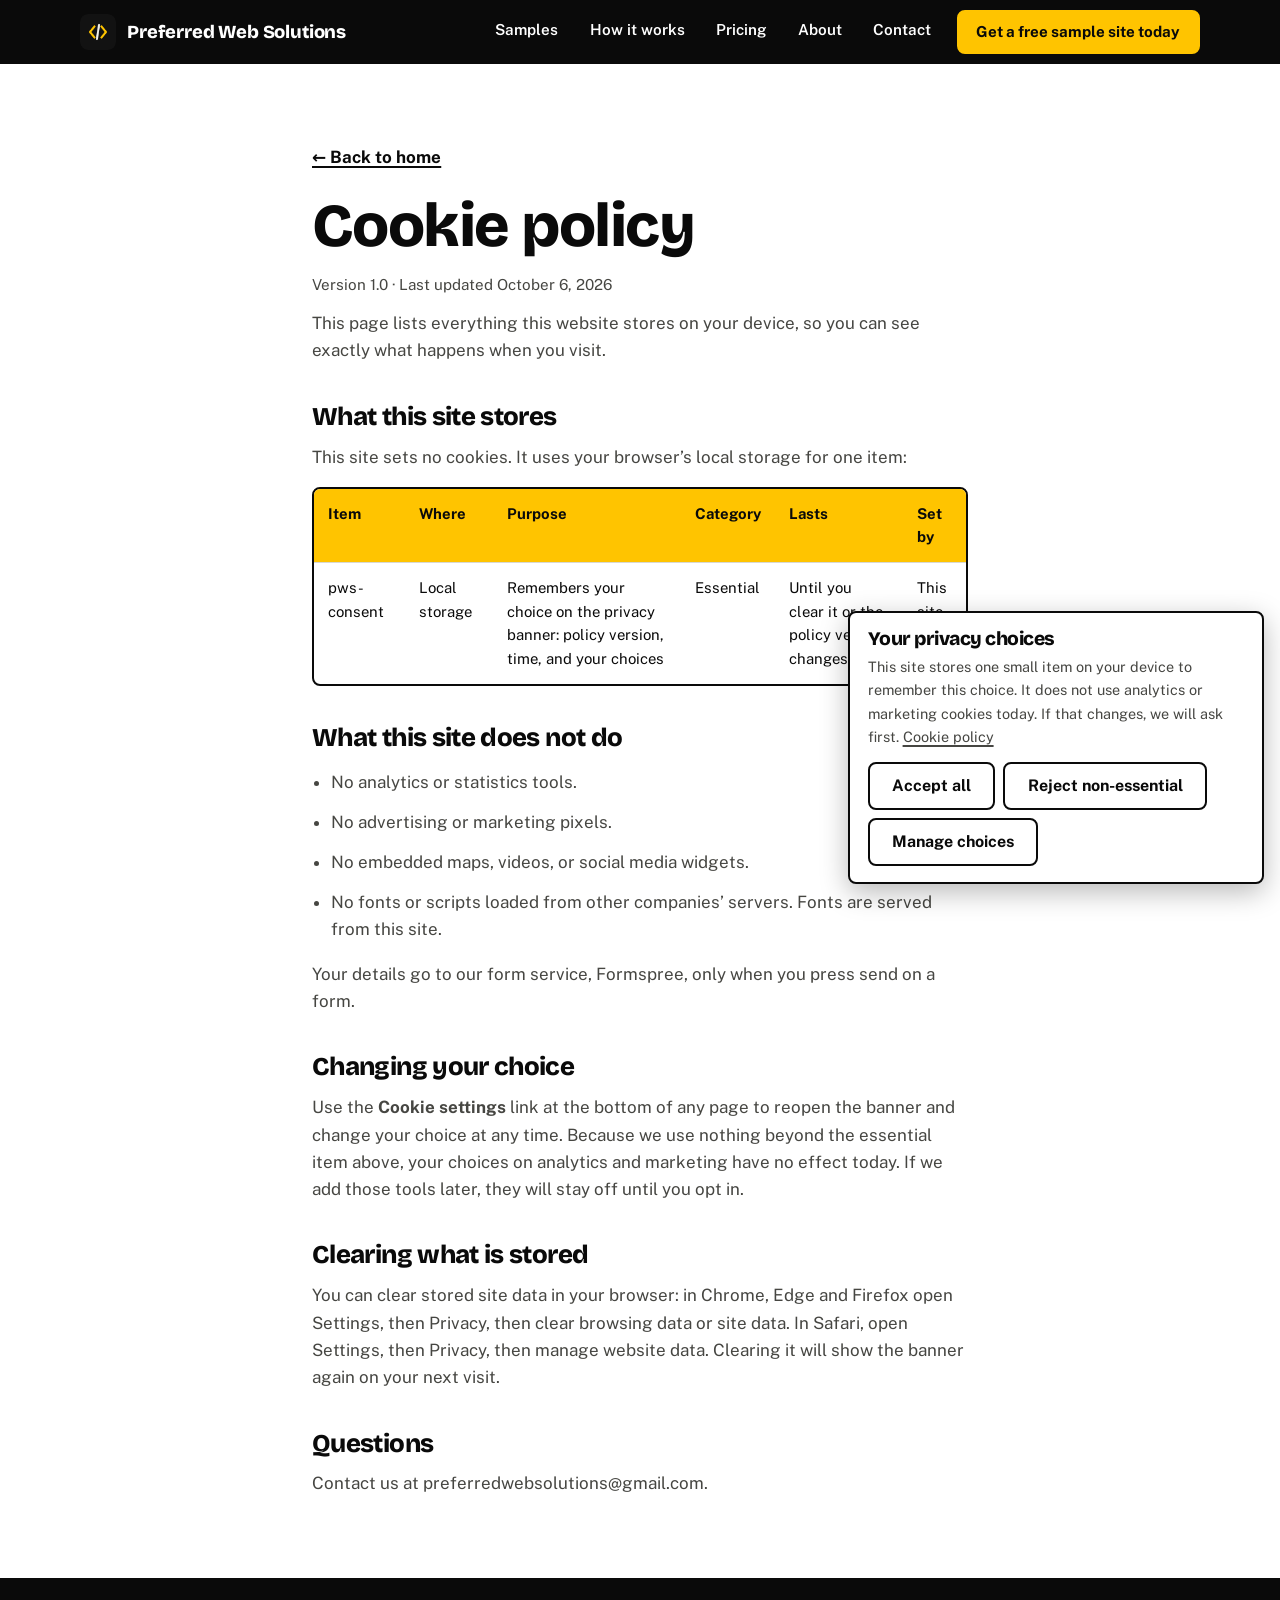
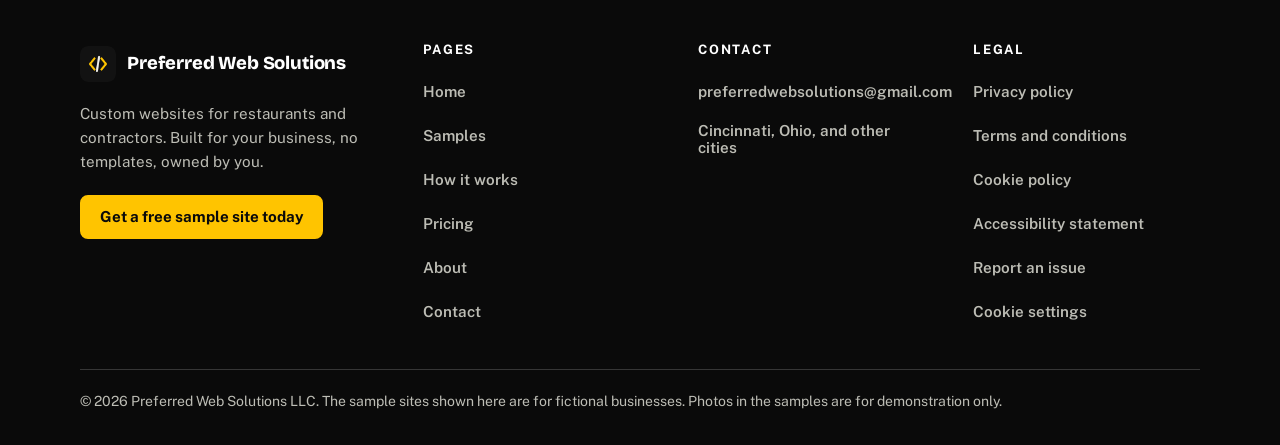
<file: cookies.html>
<!doctype html>
<html lang="en"><head><meta charset="utf-8"><meta name="viewport" content="width=device-width,initial-scale=1,viewport-fit=cover">
<title>Cookie policy | Preferred Web Solutions</title><meta name="description" content="Exactly what the Preferred Web Solutions website stores on your device.">
<link rel="canonical" href="https://preferredwebsolutionsllc.com/cookies.html"><meta property="og:type" content="website"><meta property="og:title" content="Cookie policy | Preferred Web Solutions"><meta property="og:description" content="Exactly what the Preferred Web Solutions website stores on your device."><meta property="og:url" content="https://preferredwebsolutionsllc.com/cookies.html">
<link rel="icon" type="image/png" href="logo.png"><link rel="preload" href="fonts/bricolage-grotesque-latin-wght-normal.woff2" as="font" type="font/woff2" crossorigin><link rel="preload" href="fonts/public-sans-latin-wght-normal.woff2" as="font" type="font/woff2" crossorigin><link rel="stylesheet" href="styles.css">
</head><body>
<a class="skip" href="#main">Skip to content</a>
<header class="site-header"><div class="wrap bar"><a class="brand" href="index.html"><img src="logo.png" alt="" width="36" height="36">Preferred Web Solutions</a>
<button type="button" class="menu-btn" aria-expanded="false" aria-controls="site-nav">Menu</button>
<nav class="nav" id="site-nav" aria-label="Main"><a href="samples.html">Samples</a><a href="how-it-works.html">How it works</a><a href="pricing.html">Pricing</a><a href="about.html">About</a><a href="contact.html">Contact</a><a class="btn btn--yellow btn--sm" href="contact.html">Get a free sample site today</a></nav></div></header>
<main id="main">
<article class="legal"><a class="back" href="index.html">&larr; Back to home</a><h1>Cookie policy</h1><p class="meta">Version 1.0 &middot; Last updated October 6, 2026</p><p>This page lists everything this website stores on your device, so you can see exactly what happens when you visit.</p><h2>What this site stores</h2><p>This site sets no cookies. It uses your browser&rsquo;s local storage for one item:</p><div class="tbl-wrap" role="region" aria-label="Items stored on your device" tabindex="0"><table><thead><tr><th scope="col">Item</th><th scope="col">Where</th><th scope="col">Purpose</th><th scope="col">Category</th><th scope="col">Lasts</th><th scope="col">Set by</th></tr></thead><tbody><tr><td>pws-consent</td><td>Local storage</td><td>Remembers your choice on the privacy banner: policy version, time, and your choices</td><td>Essential</td><td>Until you clear it or the policy version changes</td><td>This site</td></tr></tbody></table></div><h2>What this site does not do</h2><ul><li>No analytics or statistics tools.</li><li>No advertising or marketing pixels.</li><li>No embedded maps, videos, or social media widgets.</li><li>No fonts or scripts loaded from other companies&rsquo; servers. Fonts are served from this site.</li></ul><p>Your details go to our form service, Formspree, only when you press send on a form.</p><h2>Changing your choice</h2><p>Use the <b>Cookie settings</b> link at the bottom of any page to reopen the banner and change your choice at any time. Because we use nothing beyond the essential item above, your choices on analytics and marketing have no effect today. If we add those tools later, they will stay off until you opt in.</p><h2>Clearing what is stored</h2><p>You can clear stored site data in your browser: in Chrome, Edge and Firefox open Settings, then Privacy, then clear browsing data or site data. In Safari, open Settings, then Privacy, then manage website data. Clearing it will show the banner again on your next visit.</p><h2>Questions</h2><p>Contact us at preferredwebsolutions@gmail.com.</p></article></main>
<footer class="site-footer"><div class="wrap">
<div class="foot-grid">
<div><a class="brand" href="index.html"><img src="logo.png" alt="" width="36" height="36">Preferred Web Solutions</a>
<p>Custom websites for restaurants and contractors. Built for your business, no templates, owned by you.</p>
<a class="btn btn--yellow btn--sm foot-cta" href="contact.html">Get a free sample site today</a></div>
<div><h2>Pages</h2><ul><li><a href="index.html">Home</a></li><li><a href="samples.html">Samples</a></li><li><a href="how-it-works.html">How it works</a></li><li><a href="pricing.html">Pricing</a></li><li><a href="about.html">About</a></li><li><a href="contact.html">Contact</a></li></ul></div>
<div><h2>Contact</h2><ul><li><a href="mailto:preferredwebsolutions@gmail.com">preferredwebsolutions@gmail.com</a></li><li><a href="contact.html">Cincinnati, Ohio, and other cities</a></li></ul></div>
<div><h2>Legal</h2><ul><li><a href="privacy.html">Privacy policy</a></li><li><a href="terms.html">Terms and conditions</a></li><li><a href="cookies.html">Cookie policy</a></li><li><a href="accessibility.html">Accessibility statement</a></li><li><a href="report.html">Report an issue</a></li><li><button type="button" data-cookie-settings>Cookie settings</button></li></ul></div>
</div>
<p class="legal-note">&copy; 2026 Preferred Web Solutions LLC. The sample sites shown here are for fictional businesses. Photos in the samples are for demonstration only.</p>
</div></footer>
<div class="callbar"><a class="btn btn--yellow" href="contact.html">Get a free sample site today</a></div>
<script src="consent.js"></script><script src="site.js"></script><script src="forms.js"></script>
</body></html>
</file>
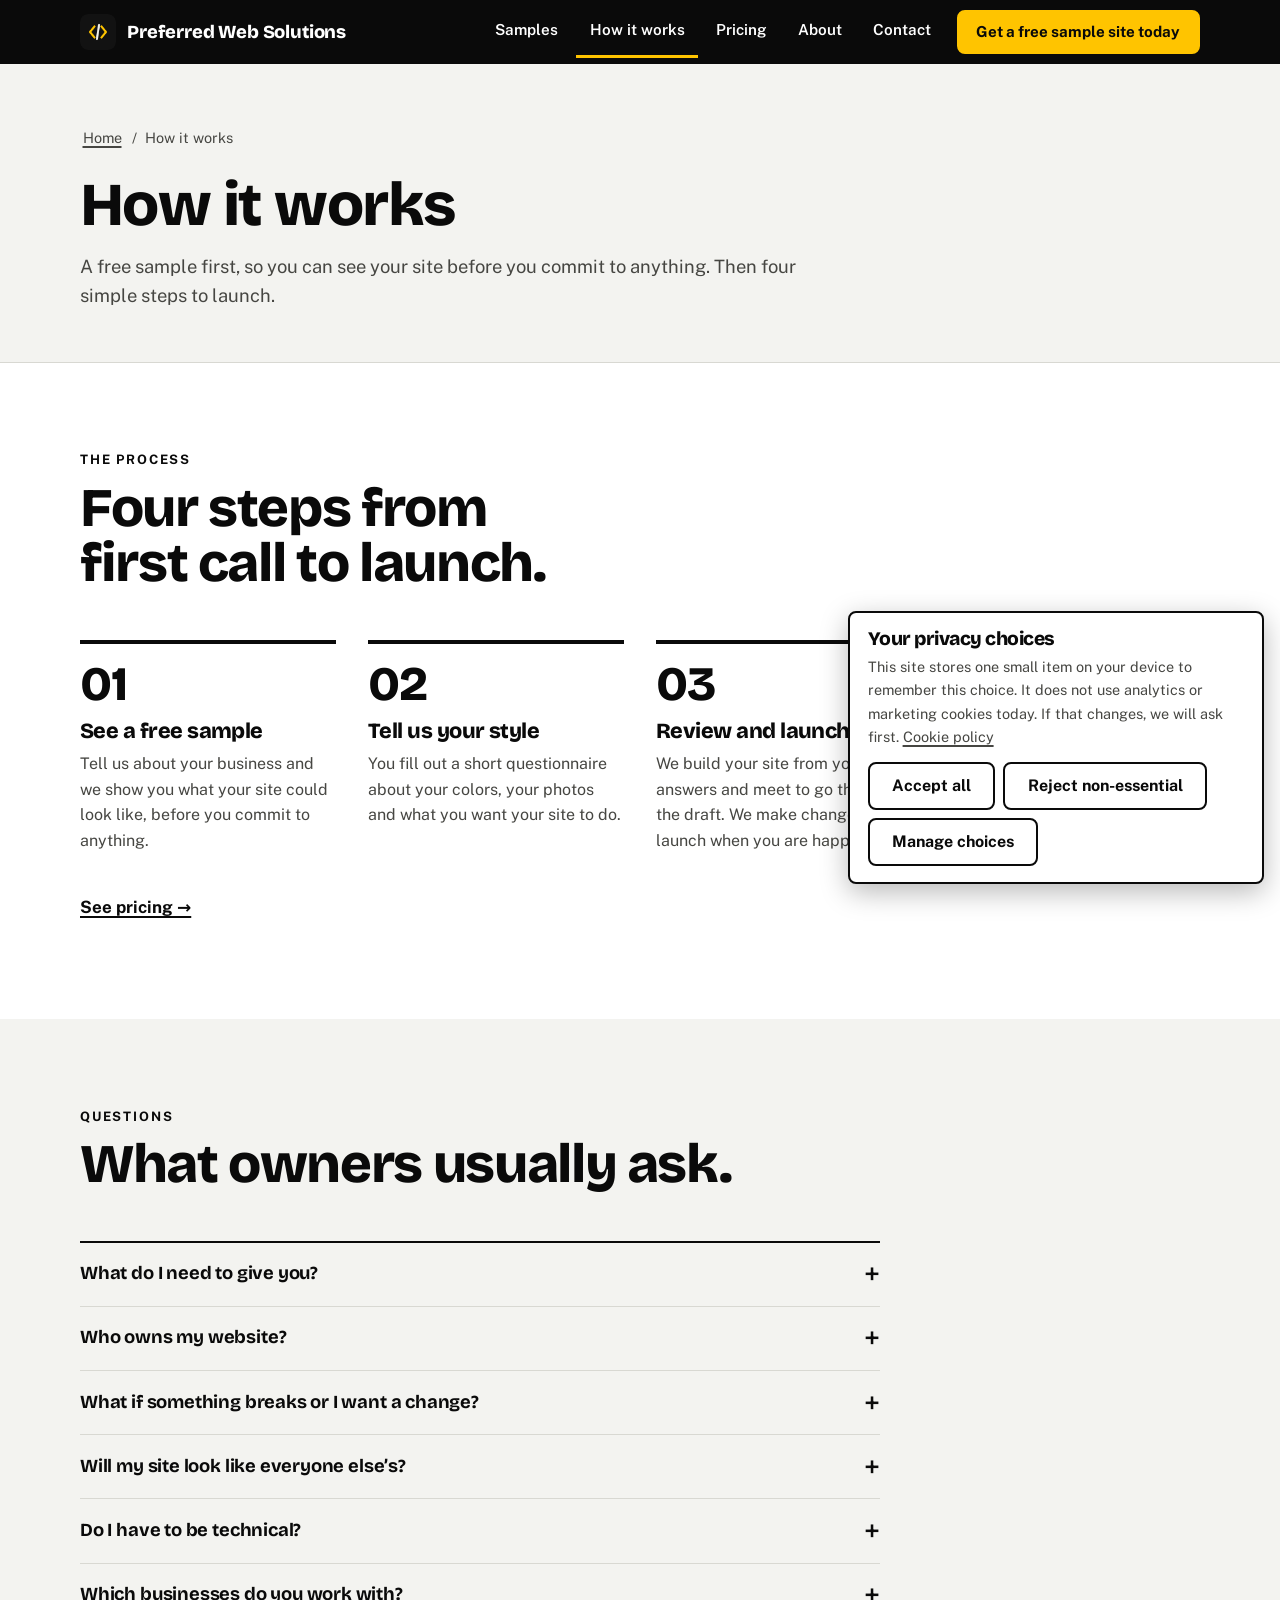
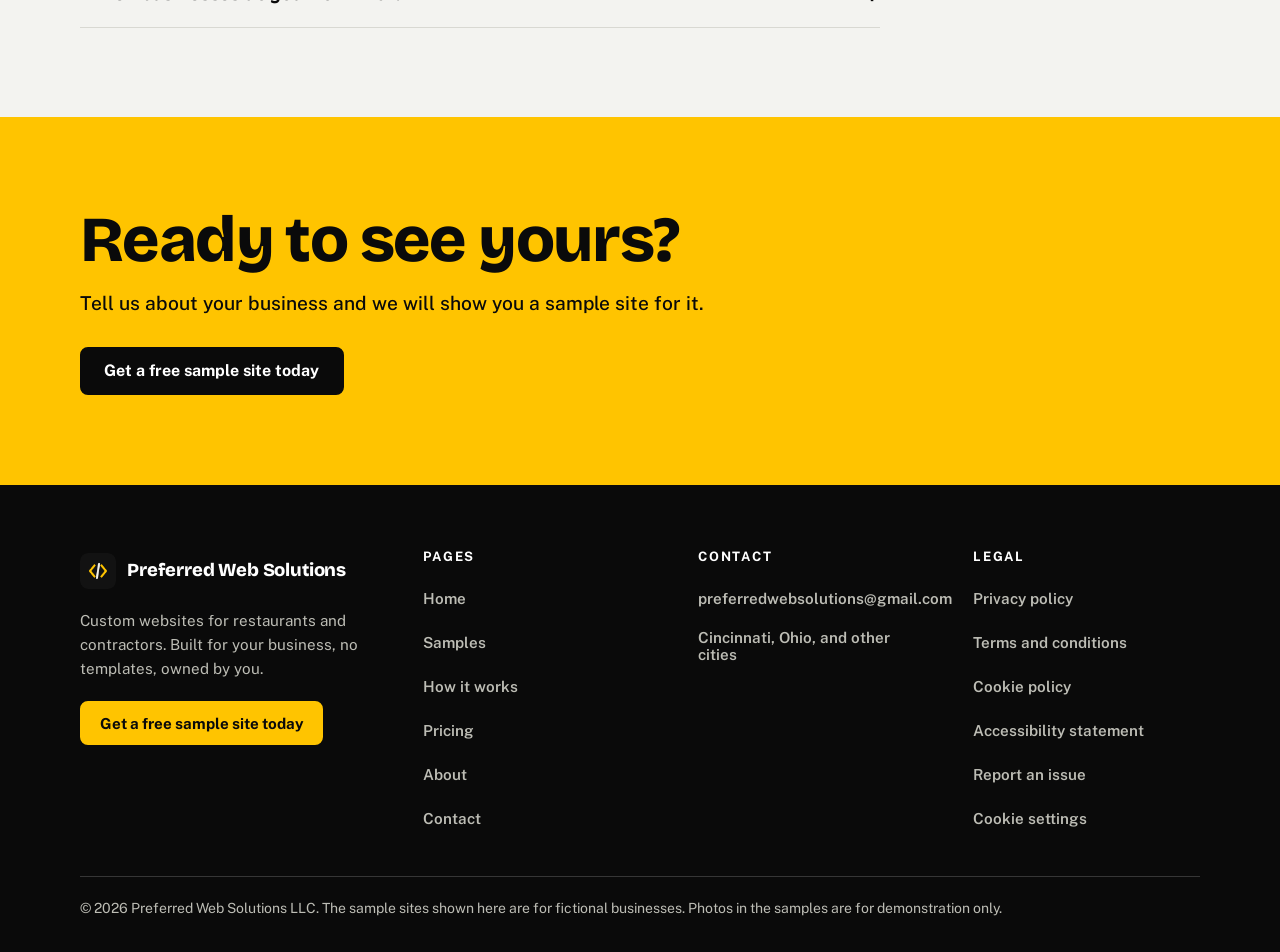
<file: how-it-works.html>
<!doctype html>
<html lang="en"><head><meta charset="utf-8"><meta name="viewport" content="width=device-width,initial-scale=1,viewport-fit=cover">
<title>How it works: from free sample to launch | Preferred Web Solutions</title><meta name="description" content="How Preferred Web Solutions builds a custom website for your restaurant or contracting business in four steps, starting with a free sample site.">
<link rel="canonical" href="https://preferredwebsolutionsllc.com/how-it-works.html"><meta property="og:type" content="website"><meta property="og:title" content="How it works: from free sample to launch | Preferred Web Solutions"><meta property="og:description" content="How Preferred Web Solutions builds a custom website for your restaurant or contracting business in four steps, starting with a free sample site."><meta property="og:url" content="https://preferredwebsolutionsllc.com/how-it-works.html">
<link rel="icon" type="image/png" href="logo.png"><link rel="preload" href="fonts/bricolage-grotesque-latin-wght-normal.woff2" as="font" type="font/woff2" crossorigin><link rel="preload" href="fonts/public-sans-latin-wght-normal.woff2" as="font" type="font/woff2" crossorigin><link rel="stylesheet" href="styles.css">
</head><body>
<a class="skip" href="#main">Skip to content</a>
<header class="site-header"><div class="wrap bar"><a class="brand" href="index.html"><img src="logo.png" alt="" width="36" height="36">Preferred Web Solutions</a>
<button type="button" class="menu-btn" aria-expanded="false" aria-controls="site-nav">Menu</button>
<nav class="nav" id="site-nav" aria-label="Main"><a href="samples.html">Samples</a><a href="how-it-works.html" aria-current="page">How it works</a><a href="pricing.html">Pricing</a><a href="about.html">About</a><a href="contact.html">Contact</a><a class="btn btn--yellow btn--sm" href="contact.html">Get a free sample site today</a></nav></div></header>
<main id="main">

<div class="page-head"><div class="wrap"><nav class="crumbs" aria-label="Breadcrumb"><a href="index.html">Home</a><span aria-hidden="true">/</span><span aria-current="page">How it works</span></nav>
<h1>How it works</h1>
<p>A free sample first, so you can see your site before you commit to anything. Then four simple steps to launch.</p></div></div>

<section class="sec" aria-labelledby="steps-h"><div class="wrap">
<div class="sec-head"><span class="eyebrow">The process</span><h2 id="steps-h">Four steps from first call to launch.</h2></div>
<ol class="steps">
<li><h3>See a free sample</h3><p>Tell us about your business and we show you what your site could look like, before you commit to anything.</p></li>
<li><h3>Tell us your style</h3><p>You fill out a short questionnaire about your colors, your photos and what you want your site to do.</p></li>
<li><h3>Review and launch</h3><p>We build your site from your answers and meet to go through the draft. We make changes and launch when you are happy.</p></li>
<li><h3>We keep it up</h3><p>Maintenance is covered by your monthly fee, with a check-in every 3 to 6 months to look at how the site is doing and plan updates.</p></li>
</ol>
<p class="arrow-row"><a class="link-arrow" href="pricing.html">See pricing &rarr;</a></p>
</div></section>

<section class="sec sec--soft" aria-labelledby="faq-h"><div class="wrap">
<div class="sec-head"><span class="eyebrow">Questions</span><h2 id="faq-h">What owners usually ask.</h2></div>
<div class="faq"><details><summary>What do I need to give you?</summary><p>Your answers to our short questionnaire, plus photos, your menu or service details, hours, and contact information. We handle the design and the build.</p></details><details><summary>Who owns my website?</summary><p>You do. You can still ask us to make edits, and we keep it maintained.</p></details><details><summary>What if something breaks or I want a change?</summary><p>Email us at preferredwebsolutions@gmail.com or use the <a href="report.html">report form</a>. Maintenance is part of your monthly fee, and we also talk through updates at your regular check-ins.</p></details><details><summary>Will my site look like everyone else&rsquo;s?</summary><p>No. We design each site around your trade, your style, and your wishes. We do not use templates.</p></details><details><summary>Do I have to be technical?</summary><p>No. You tell us what you want and we build it.</p></details><details><summary>Which businesses do you work with?</summary><p>Restaurants and contractors, starting in the Cincinnati area. We also work with businesses in other cities, since your site is built online. Something else? Send a note and we will tell you if we can help.</p></details></div>
</div></section>

<section class="sec sec--yellow band" aria-labelledby="cta-h"><div class="wrap"><h2 id="cta-h">Ready to see yours?</h2><p>Tell us about your business and we will show you a sample site for it.</p><a class="btn btn--ink" href="contact.html">Get a free sample site today</a></div></section>
</main>
<footer class="site-footer"><div class="wrap">
<div class="foot-grid">
<div><a class="brand" href="index.html"><img src="logo.png" alt="" width="36" height="36">Preferred Web Solutions</a>
<p>Custom websites for restaurants and contractors. Built for your business, no templates, owned by you.</p>
<a class="btn btn--yellow btn--sm foot-cta" href="contact.html">Get a free sample site today</a></div>
<div><h2>Pages</h2><ul><li><a href="index.html">Home</a></li><li><a href="samples.html">Samples</a></li><li><a href="how-it-works.html">How it works</a></li><li><a href="pricing.html">Pricing</a></li><li><a href="about.html">About</a></li><li><a href="contact.html">Contact</a></li></ul></div>
<div><h2>Contact</h2><ul><li><a href="mailto:preferredwebsolutions@gmail.com">preferredwebsolutions@gmail.com</a></li><li><a href="contact.html">Cincinnati, Ohio, and other cities</a></li></ul></div>
<div><h2>Legal</h2><ul><li><a href="privacy.html">Privacy policy</a></li><li><a href="terms.html">Terms and conditions</a></li><li><a href="cookies.html">Cookie policy</a></li><li><a href="accessibility.html">Accessibility statement</a></li><li><a href="report.html">Report an issue</a></li><li><button type="button" data-cookie-settings>Cookie settings</button></li></ul></div>
</div>
<p class="legal-note">&copy; 2026 Preferred Web Solutions LLC. The sample sites shown here are for fictional businesses. Photos in the samples are for demonstration only.</p>
</div></footer>
<div class="callbar"><a class="btn btn--yellow" href="contact.html">Get a free sample site today</a></div>
<script src="consent.js"></script><script src="site.js"></script><script src="forms.js"></script>
</body></html>
</file>
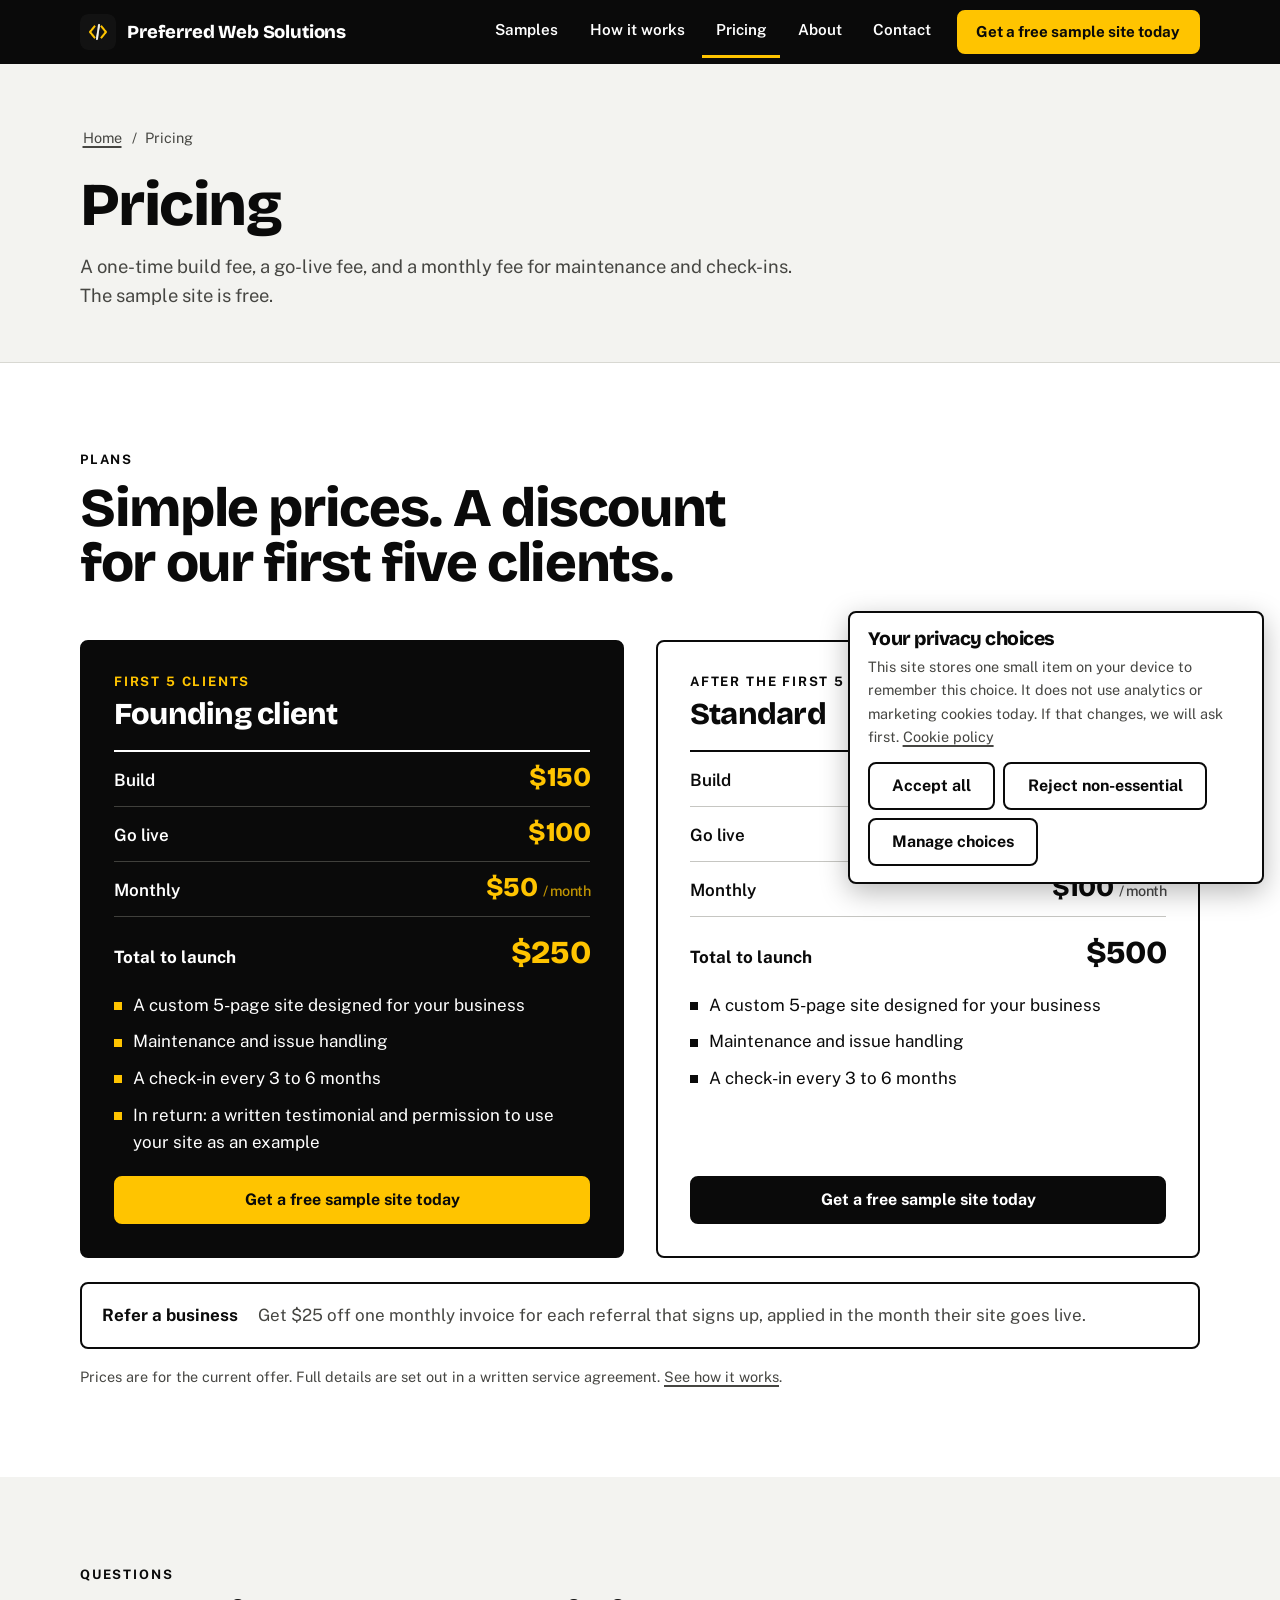
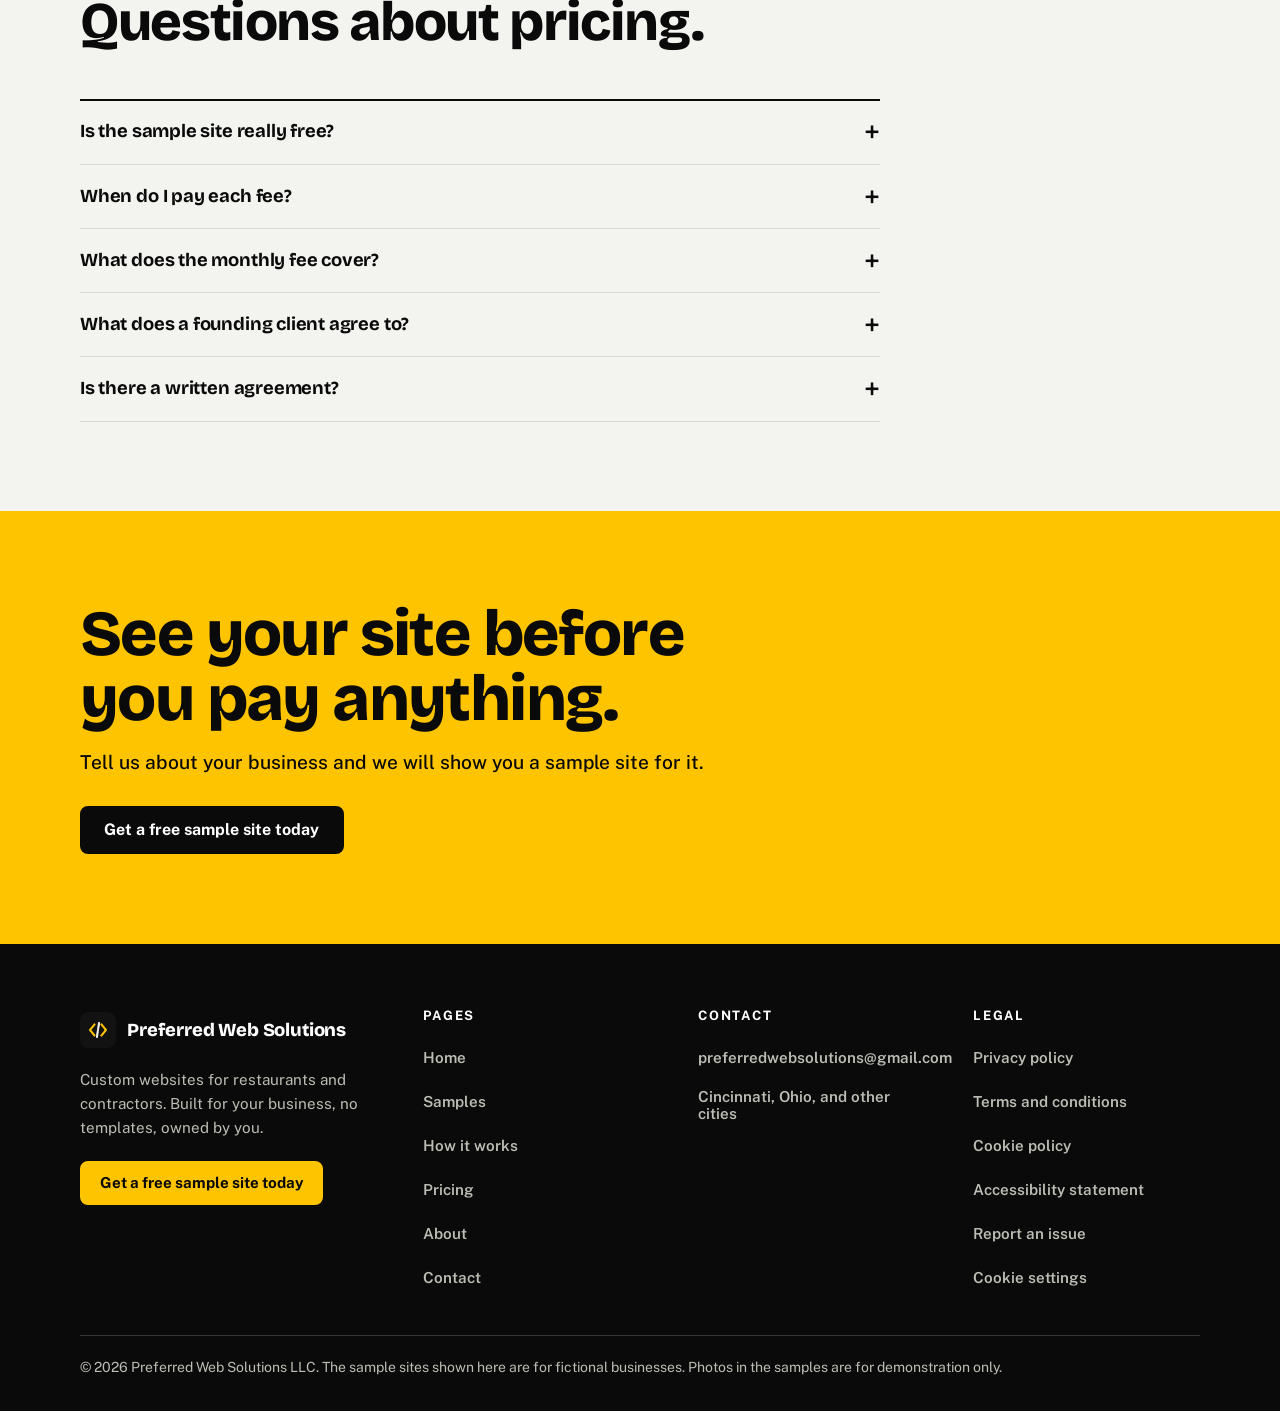
<file: pricing.html>
<!doctype html>
<html lang="en"><head><meta charset="utf-8"><meta name="viewport" content="width=device-width,initial-scale=1,viewport-fit=cover">
<title>Website pricing for restaurants and contractors | Preferred Web Solutions</title><meta name="description" content="Clear website pricing from Preferred Web Solutions: founding clients pay $150 to build, $100 to go live and $50 a month. Standard is $250, $250 and $100 a month.">
<link rel="canonical" href="https://preferredwebsolutionsllc.com/pricing.html"><meta property="og:type" content="website"><meta property="og:title" content="Website pricing for restaurants and contractors | Preferred Web Solutions"><meta property="og:description" content="Clear website pricing from Preferred Web Solutions: founding clients pay $150 to build, $100 to go live and $50 a month. Standard is $250, $250 and $100 a month."><meta property="og:url" content="https://preferredwebsolutionsllc.com/pricing.html">
<link rel="icon" type="image/png" href="logo.png"><link rel="preload" href="fonts/bricolage-grotesque-latin-wght-normal.woff2" as="font" type="font/woff2" crossorigin><link rel="preload" href="fonts/public-sans-latin-wght-normal.woff2" as="font" type="font/woff2" crossorigin><link rel="stylesheet" href="styles.css">
</head><body>
<a class="skip" href="#main">Skip to content</a>
<header class="site-header"><div class="wrap bar"><a class="brand" href="index.html"><img src="logo.png" alt="" width="36" height="36">Preferred Web Solutions</a>
<button type="button" class="menu-btn" aria-expanded="false" aria-controls="site-nav">Menu</button>
<nav class="nav" id="site-nav" aria-label="Main"><a href="samples.html">Samples</a><a href="how-it-works.html">How it works</a><a href="pricing.html" aria-current="page">Pricing</a><a href="about.html">About</a><a href="contact.html">Contact</a><a class="btn btn--yellow btn--sm" href="contact.html">Get a free sample site today</a></nav></div></header>
<main id="main">

<div class="page-head"><div class="wrap"><nav class="crumbs" aria-label="Breadcrumb"><a href="index.html">Home</a><span aria-hidden="true">/</span><span aria-current="page">Pricing</span></nav>
<h1>Pricing</h1>
<p>A one-time build fee, a go-live fee, and a monthly fee for maintenance and check-ins. The sample site is free.</p></div></div>

<section class="sec" aria-labelledby="pricing-h"><div class="wrap">
<div class="sec-head"><span class="eyebrow">Plans</span><h2 id="pricing-h">Simple prices. A discount for our first five clients.</h2></div>
<div class="plans">
<article class="plan plan--feature dark" aria-labelledby="pl1"><div><span class="eyebrow" style="color:var(--yellow)">First 5 clients</span><h3 id="pl1">Founding client</h3></div>
<dl class="led"><div><dt>Build</dt><dd>$150</dd></div><div><dt>Go live</dt><dd>$100</dd></div><div><dt>Monthly</dt><dd>$50 <small>/ month</small></dd></div></dl>
<p class="total"><span>Total to launch</span><b>$250</b></p>
<ul><li>A custom 5-page site designed for your business</li><li>Maintenance and issue handling</li><li>A check-in every 3 to 6 months</li><li>In return: a written testimonial and permission to use your site as an example</li></ul>
<a class="btn btn--yellow" href="contact.html">Get a free sample site today</a></article>
<article class="plan" aria-labelledby="pl2"><div><span class="eyebrow">After the first 5</span><h3 id="pl2">Standard</h3></div>
<dl class="led"><div><dt>Build</dt><dd>$250</dd></div><div><dt>Go live</dt><dd>$250</dd></div><div><dt>Monthly</dt><dd>$100 <small>/ month</small></dd></div></dl>
<p class="total"><span>Total to launch</span><b>$500</b></p>
<ul><li>A custom 5-page site designed for your business</li><li>Maintenance and issue handling</li><li>A check-in every 3 to 6 months</li></ul>
<a class="btn btn--ink" href="contact.html">Get a free sample site today</a></article>
</div>
<p class="refer"><b>Refer a business</b><span>Get $25 off one monthly invoice for each referral that signs up, applied in the month their site goes live.</span></p>
<p class="fine">Prices are for the current offer. Full details are set out in a written service agreement. <a href="how-it-works.html">See how it works</a>.</p>
</div></section>

<section class="sec sec--soft" aria-labelledby="faq-h"><div class="wrap">
<div class="sec-head"><span class="eyebrow">Questions</span><h2 id="faq-h">Questions about pricing.</h2></div>
<div class="faq"><details><summary>Is the sample site really free?</summary><p>Yes. We show you a sample before you commit to anything. You only pay if you decide to go ahead.</p></details><details><summary>When do I pay each fee?</summary><p>The build fee is paid once you sign the service agreement, before we start building. The go-live fee and your first monthly payment are due when you approve the finished site and are ready to launch.</p></details><details><summary>What does the monthly fee cover?</summary><p>Keeping your site maintained, handling problems when they come up, and a check-in every 3 to 6 months to look at how the site is doing. If something breaks, email preferredwebsolutions@gmail.com and we reply within one business day.</p></details><details><summary>What does a founding client agree to?</summary><p>Founding pricing is for our first five clients. In return, you give us a short written testimonial and let us show your site as an example of our work.</p></details><details><summary>Is there a written agreement?</summary><p>Yes. Every client signs a service agreement that sets out what is included, the fees and how payments work, before any work starts.</p></details></div>
</div></section>

<section class="sec sec--yellow band" aria-labelledby="cta-h"><div class="wrap"><h2 id="cta-h">See your site before you pay anything.</h2><p>Tell us about your business and we will show you a sample site for it.</p><a class="btn btn--ink" href="contact.html">Get a free sample site today</a></div></section>
</main>
<footer class="site-footer"><div class="wrap">
<div class="foot-grid">
<div><a class="brand" href="index.html"><img src="logo.png" alt="" width="36" height="36">Preferred Web Solutions</a>
<p>Custom websites for restaurants and contractors. Built for your business, no templates, owned by you.</p>
<a class="btn btn--yellow btn--sm foot-cta" href="contact.html">Get a free sample site today</a></div>
<div><h2>Pages</h2><ul><li><a href="index.html">Home</a></li><li><a href="samples.html">Samples</a></li><li><a href="how-it-works.html">How it works</a></li><li><a href="pricing.html">Pricing</a></li><li><a href="about.html">About</a></li><li><a href="contact.html">Contact</a></li></ul></div>
<div><h2>Contact</h2><ul><li><a href="mailto:preferredwebsolutions@gmail.com">preferredwebsolutions@gmail.com</a></li><li><a href="contact.html">Cincinnati, Ohio, and other cities</a></li></ul></div>
<div><h2>Legal</h2><ul><li><a href="privacy.html">Privacy policy</a></li><li><a href="terms.html">Terms and conditions</a></li><li><a href="cookies.html">Cookie policy</a></li><li><a href="accessibility.html">Accessibility statement</a></li><li><a href="report.html">Report an issue</a></li><li><button type="button" data-cookie-settings>Cookie settings</button></li></ul></div>
</div>
<p class="legal-note">&copy; 2026 Preferred Web Solutions LLC. The sample sites shown here are for fictional businesses. Photos in the samples are for demonstration only.</p>
</div></footer>
<div class="callbar"><a class="btn btn--yellow" href="contact.html">Get a free sample site today</a></div>
<script src="consent.js"></script><script src="site.js"></script><script src="forms.js"></script>
</body></html>
</file>
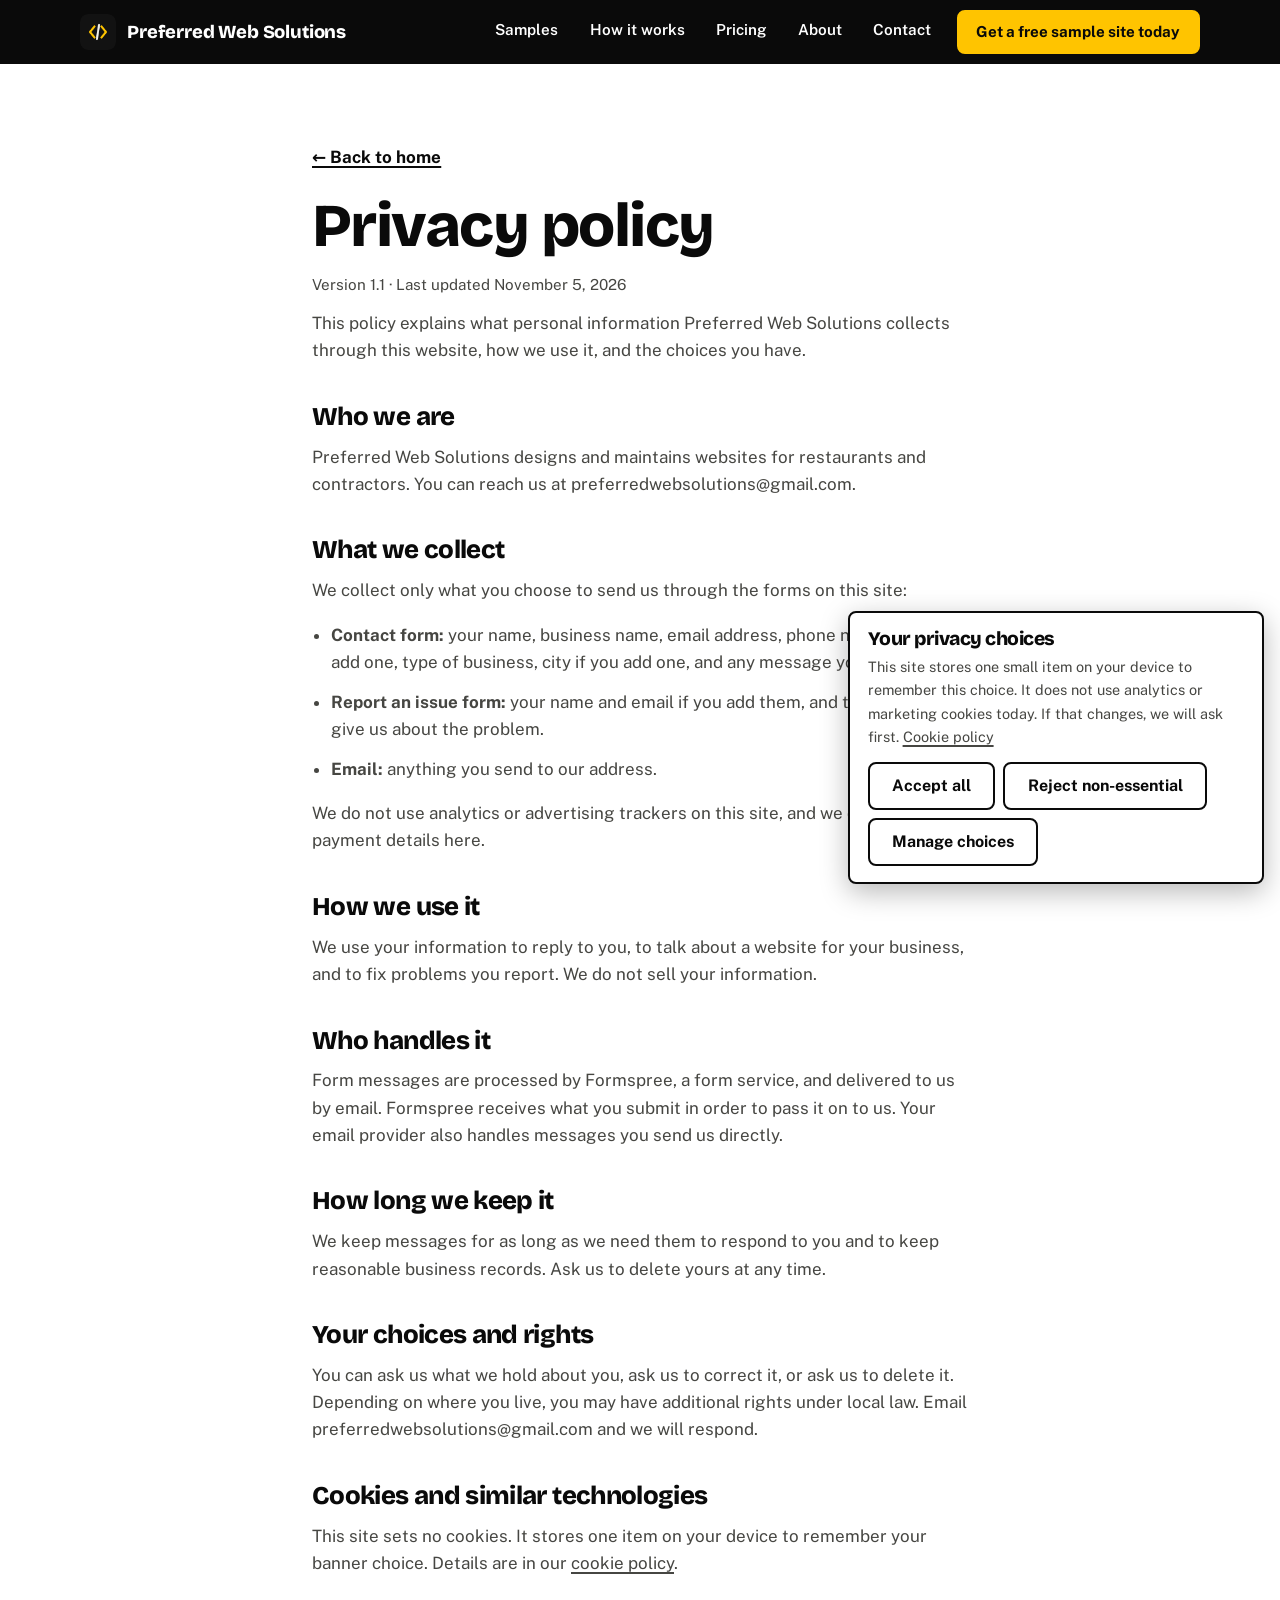
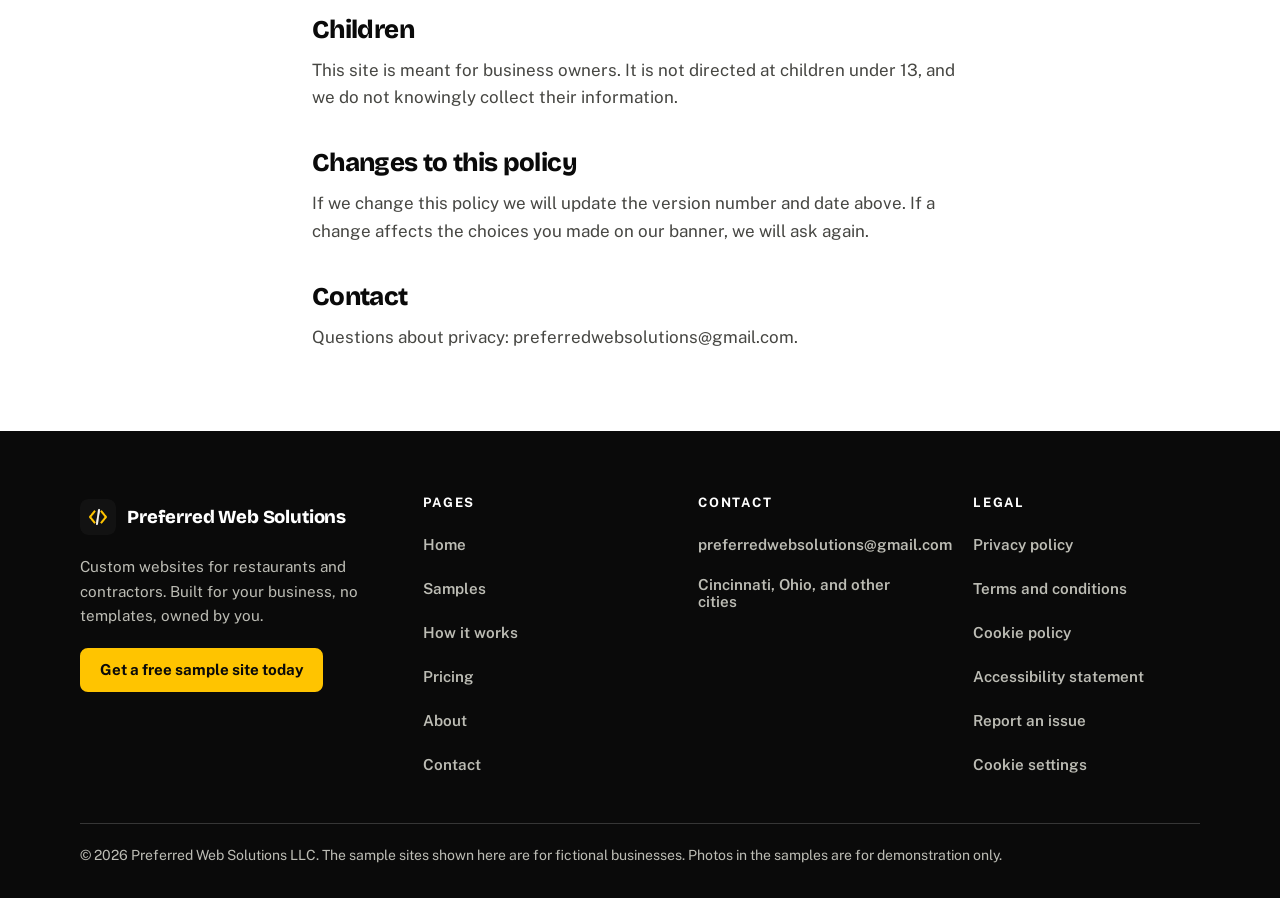
<file: privacy.html>
<!doctype html>
<html lang="en"><head><meta charset="utf-8"><meta name="viewport" content="width=device-width,initial-scale=1,viewport-fit=cover">
<title>Privacy policy | Preferred Web Solutions</title><meta name="description" content="How Preferred Web Solutions handles the information you send through this website.">
<link rel="canonical" href="https://preferredwebsolutionsllc.com/privacy.html"><meta property="og:type" content="website"><meta property="og:title" content="Privacy policy | Preferred Web Solutions"><meta property="og:description" content="How Preferred Web Solutions handles the information you send through this website."><meta property="og:url" content="https://preferredwebsolutionsllc.com/privacy.html">
<link rel="icon" type="image/png" href="logo.png"><link rel="preload" href="fonts/bricolage-grotesque-latin-wght-normal.woff2" as="font" type="font/woff2" crossorigin><link rel="preload" href="fonts/public-sans-latin-wght-normal.woff2" as="font" type="font/woff2" crossorigin><link rel="stylesheet" href="styles.css">
</head><body>
<a class="skip" href="#main">Skip to content</a>
<header class="site-header"><div class="wrap bar"><a class="brand" href="index.html"><img src="logo.png" alt="" width="36" height="36">Preferred Web Solutions</a>
<button type="button" class="menu-btn" aria-expanded="false" aria-controls="site-nav">Menu</button>
<nav class="nav" id="site-nav" aria-label="Main"><a href="samples.html">Samples</a><a href="how-it-works.html">How it works</a><a href="pricing.html">Pricing</a><a href="about.html">About</a><a href="contact.html">Contact</a><a class="btn btn--yellow btn--sm" href="contact.html">Get a free sample site today</a></nav></div></header>
<main id="main">
<article class="legal"><a class="back" href="index.html">&larr; Back to home</a><h1>Privacy policy</h1><p class="meta">Version 1.1 &middot; Last updated November 5, 2026</p><p>This policy explains what personal information Preferred Web Solutions collects through this website, how we use it, and the choices you have.</p><h2>Who we are</h2><p>Preferred Web Solutions designs and maintains websites for restaurants and contractors. You can reach us at preferredwebsolutions@gmail.com.</p><h2>What we collect</h2><p>We collect only what you choose to send us through the forms on this site:</p><ul><li><b>Contact form:</b> your name, business name, email address, phone number if you add one, type of business, city if you add one, and any message you write.</li><li><b>Report an issue form:</b> your name and email if you add them, and the details you give us about the problem.</li><li><b>Email:</b> anything you send to our address.</li></ul><p>We do not use analytics or advertising trackers on this site, and we do not collect payment details here.</p><h2>How we use it</h2><p>We use your information to reply to you, to talk about a website for your business, and to fix problems you report. We do not sell your information.</p><h2>Who handles it</h2><p>Form messages are processed by Formspree, a form service, and delivered to us by email. Formspree receives what you submit in order to pass it on to us. Your email provider also handles messages you send us directly.</p><h2>How long we keep it</h2><p>We keep messages for as long as we need them to respond to you and to keep reasonable business records. Ask us to delete yours at any time.</p><h2>Your choices and rights</h2><p>You can ask us what we hold about you, ask us to correct it, or ask us to delete it. Depending on where you live, you may have additional rights under local law. Email preferredwebsolutions@gmail.com and we will respond.</p><h2>Cookies and similar technologies</h2><p>This site sets no cookies. It stores one item on your device to remember your banner choice. Details are in our <a href="cookies.html">cookie policy</a>.</p><h2>Children</h2><p>This site is meant for business owners. It is not directed at children under 13, and we do not knowingly collect their information.</p><h2>Changes to this policy</h2><p>If we change this policy we will update the version number and date above. If a change affects the choices you made on our banner, we will ask again.</p><h2>Contact</h2><p>Questions about privacy: preferredwebsolutions@gmail.com.</p></article></main>
<footer class="site-footer"><div class="wrap">
<div class="foot-grid">
<div><a class="brand" href="index.html"><img src="logo.png" alt="" width="36" height="36">Preferred Web Solutions</a>
<p>Custom websites for restaurants and contractors. Built for your business, no templates, owned by you.</p>
<a class="btn btn--yellow btn--sm foot-cta" href="contact.html">Get a free sample site today</a></div>
<div><h2>Pages</h2><ul><li><a href="index.html">Home</a></li><li><a href="samples.html">Samples</a></li><li><a href="how-it-works.html">How it works</a></li><li><a href="pricing.html">Pricing</a></li><li><a href="about.html">About</a></li><li><a href="contact.html">Contact</a></li></ul></div>
<div><h2>Contact</h2><ul><li><a href="mailto:preferredwebsolutions@gmail.com">preferredwebsolutions@gmail.com</a></li><li><a href="contact.html">Cincinnati, Ohio, and other cities</a></li></ul></div>
<div><h2>Legal</h2><ul><li><a href="privacy.html">Privacy policy</a></li><li><a href="terms.html">Terms and conditions</a></li><li><a href="cookies.html">Cookie policy</a></li><li><a href="accessibility.html">Accessibility statement</a></li><li><a href="report.html">Report an issue</a></li><li><button type="button" data-cookie-settings>Cookie settings</button></li></ul></div>
</div>
<p class="legal-note">&copy; 2026 Preferred Web Solutions LLC. The sample sites shown here are for fictional businesses. Photos in the samples are for demonstration only.</p>
</div></footer>
<div class="callbar"><a class="btn btn--yellow" href="contact.html">Get a free sample site today</a></div>
<script src="consent.js"></script><script src="site.js"></script><script src="forms.js"></script>
</body></html>
</file>
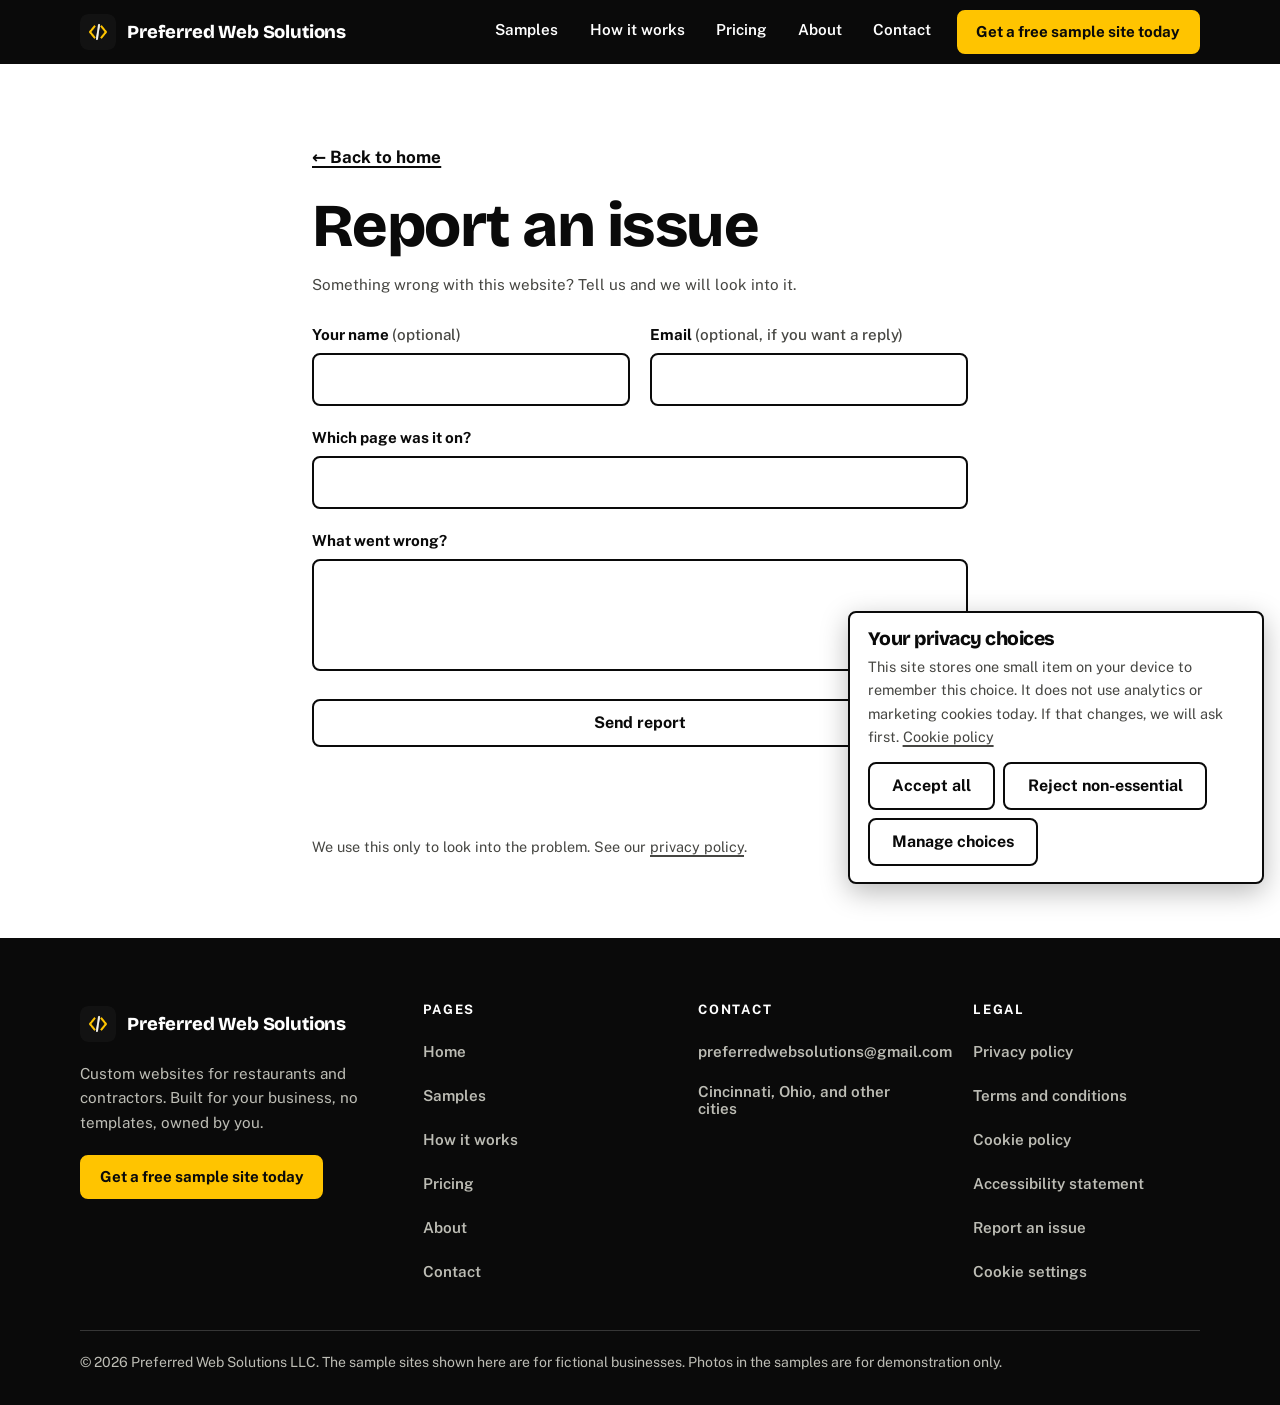
<file: report.html>
<!doctype html>
<html lang="en"><head><meta charset="utf-8"><meta name="viewport" content="width=device-width,initial-scale=1,viewport-fit=cover">
<title>Report an issue | Preferred Web Solutions</title><meta name="description" content="Report a problem with the Preferred Web Solutions website.">
<link rel="canonical" href="https://preferredwebsolutionsllc.com/report.html"><meta property="og:type" content="website"><meta property="og:title" content="Report an issue | Preferred Web Solutions"><meta property="og:description" content="Report a problem with the Preferred Web Solutions website."><meta property="og:url" content="https://preferredwebsolutionsllc.com/report.html">
<link rel="icon" type="image/png" href="logo.png"><link rel="preload" href="fonts/bricolage-grotesque-latin-wght-normal.woff2" as="font" type="font/woff2" crossorigin><link rel="preload" href="fonts/public-sans-latin-wght-normal.woff2" as="font" type="font/woff2" crossorigin><link rel="stylesheet" href="styles.css">
</head><body>
<a class="skip" href="#main">Skip to content</a>
<header class="site-header"><div class="wrap bar"><a class="brand" href="index.html"><img src="logo.png" alt="" width="36" height="36">Preferred Web Solutions</a>
<button type="button" class="menu-btn" aria-expanded="false" aria-controls="site-nav">Menu</button>
<nav class="nav" id="site-nav" aria-label="Main"><a href="samples.html">Samples</a><a href="how-it-works.html">How it works</a><a href="pricing.html">Pricing</a><a href="about.html">About</a><a href="contact.html">Contact</a><a class="btn btn--yellow btn--sm" href="contact.html">Get a free sample site today</a></nav></div></header>
<main id="main">
<article class="legal"><a class="back" href="index.html">&larr; Back to home</a>
<h1>Report an issue</h1>
<p class="meta">Something wrong with this website? Tell us and we will look into it.</p>
<form class="card" style="margin-top:1.6rem" data-formspree="https://formspree.io/f/xgavryzg" data-done="rsent" novalidate>
  <input type="hidden" name="form" value="PWS website issue report">
  <input type="hidden" name="business" value="Preferred Web Solutions (own site)">
  <div class="f-row">
    <div class="f"><label for="r-name">Your name <span class="opt">(optional)</span></label><input id="r-name" name="name" type="text" autocomplete="name"></div>
    <div class="f"><label for="r-email">Email <span class="opt">(optional, if you want a reply)</span></label><input id="r-email" name="email" type="email" autocomplete="email"></div>
  </div>
  <div class="f"><label for="r-page">Which page was it on?</label><input id="r-page" name="page" type="text" required></div>
  <div class="f"><label for="r-msg">What went wrong?</label><textarea id="r-msg" name="message" required></textarea></div>
  <button class="btn primary" type="submit">Send report</button>
  <p class="status" role="status" aria-live="polite"></p>
  <p class="note">We use this only to look into the problem. See our <a href="privacy.html">privacy policy</a>.</p>
</form>
<div class="done-card" id="rsent" hidden role="status" style="margin-top:1.6rem"><h3>Thanks, your report was sent.</h3><p>We will look into it. If you left an email address, we may write back with questions.</p></div>
</article></main>
<footer class="site-footer"><div class="wrap">
<div class="foot-grid">
<div><a class="brand" href="index.html"><img src="logo.png" alt="" width="36" height="36">Preferred Web Solutions</a>
<p>Custom websites for restaurants and contractors. Built for your business, no templates, owned by you.</p>
<a class="btn btn--yellow btn--sm foot-cta" href="contact.html">Get a free sample site today</a></div>
<div><h2>Pages</h2><ul><li><a href="index.html">Home</a></li><li><a href="samples.html">Samples</a></li><li><a href="how-it-works.html">How it works</a></li><li><a href="pricing.html">Pricing</a></li><li><a href="about.html">About</a></li><li><a href="contact.html">Contact</a></li></ul></div>
<div><h2>Contact</h2><ul><li><a href="mailto:preferredwebsolutions@gmail.com">preferredwebsolutions@gmail.com</a></li><li><a href="contact.html">Cincinnati, Ohio, and other cities</a></li></ul></div>
<div><h2>Legal</h2><ul><li><a href="privacy.html">Privacy policy</a></li><li><a href="terms.html">Terms and conditions</a></li><li><a href="cookies.html">Cookie policy</a></li><li><a href="accessibility.html">Accessibility statement</a></li><li><a href="report.html">Report an issue</a></li><li><button type="button" data-cookie-settings>Cookie settings</button></li></ul></div>
</div>
<p class="legal-note">&copy; 2026 Preferred Web Solutions LLC. The sample sites shown here are for fictional businesses. Photos in the samples are for demonstration only.</p>
</div></footer>
<div class="callbar"><a class="btn btn--yellow" href="contact.html">Get a free sample site today</a></div>
<script src="consent.js"></script><script src="site.js"></script><script src="forms.js"></script>
</body></html>
</file>
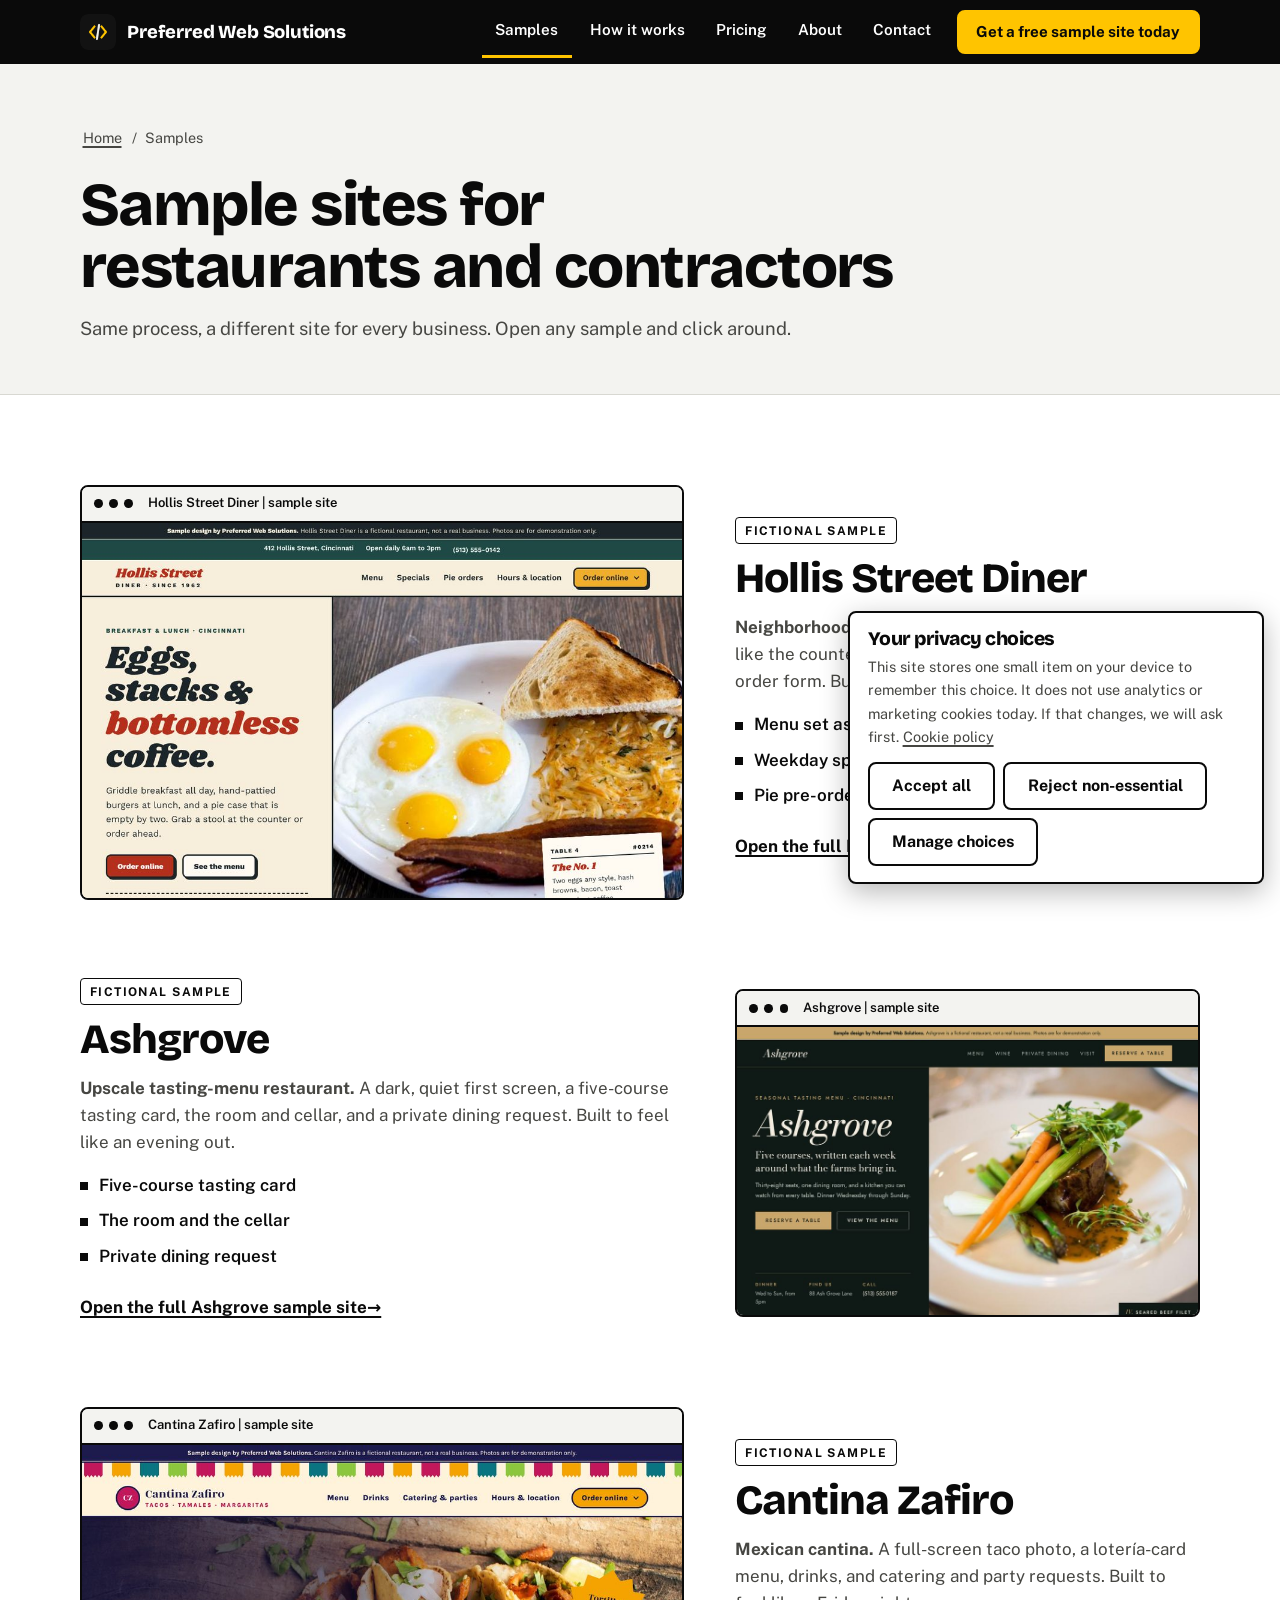
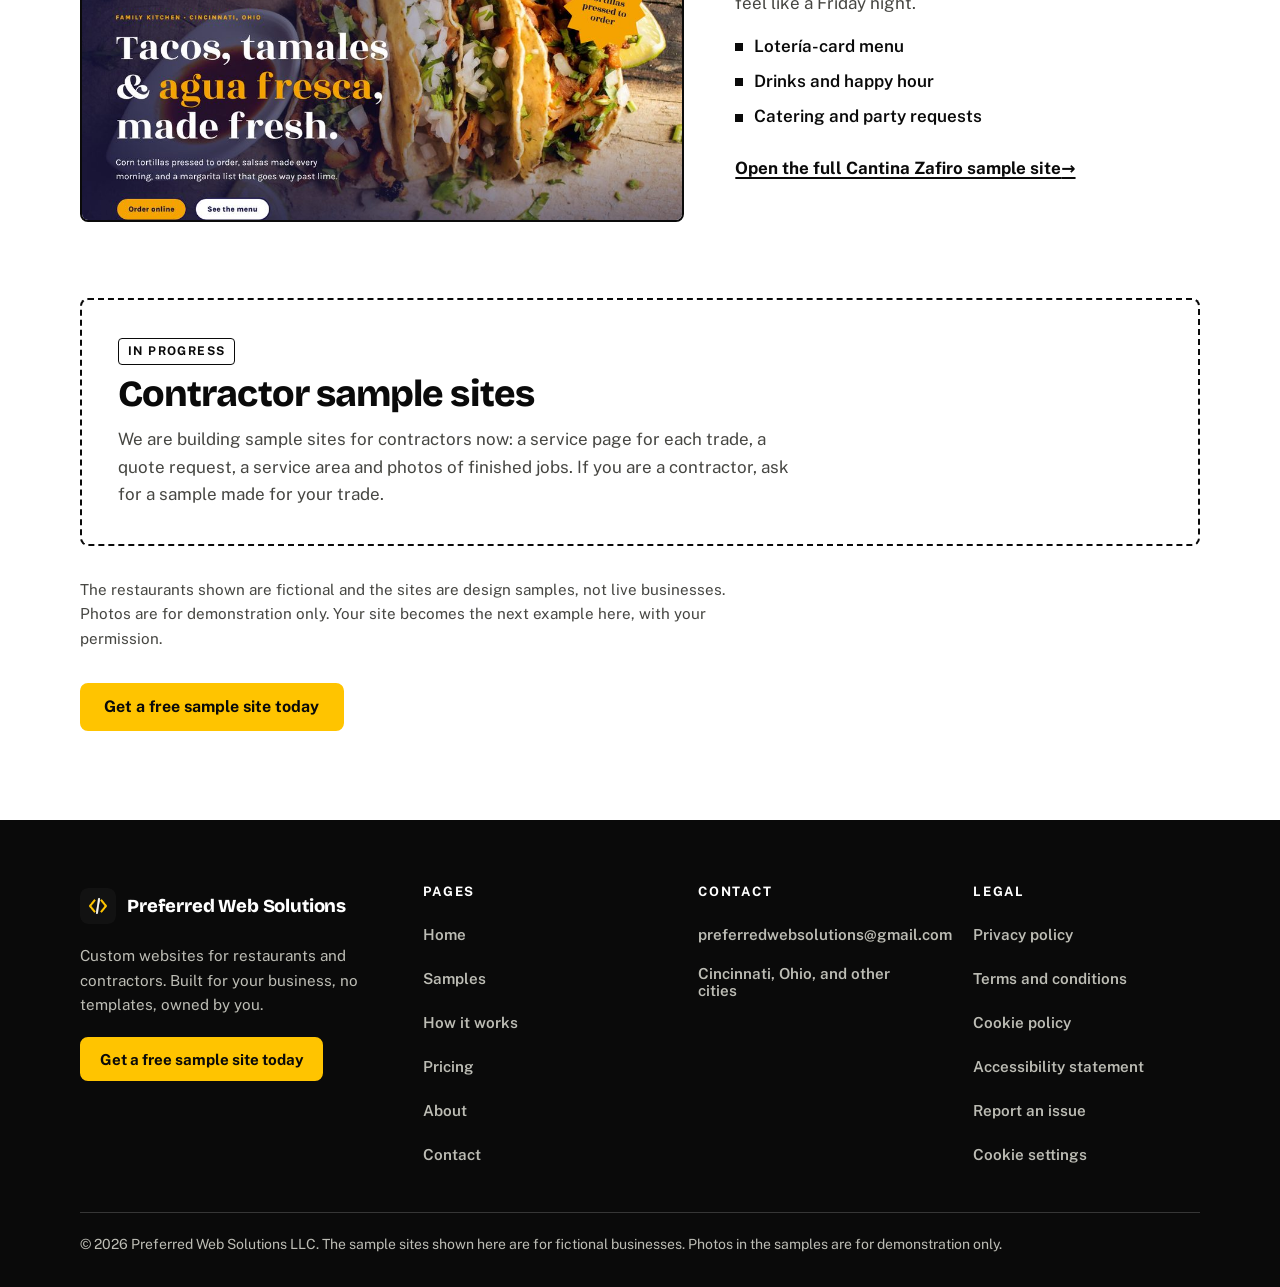
<file: samples.html>
<!doctype html>
<html lang="en"><head><meta charset="utf-8"><meta name="viewport" content="width=device-width,initial-scale=1,viewport-fit=cover">
<title>Sample websites for restaurants and contractors | Preferred Web Solutions</title><meta name="description" content="Open full sample websites for a diner, an upscale restaurant and a Mexican cantina from Preferred Web Solutions in Cincinnati. Contractor samples are in progress.">
<link rel="canonical" href="https://preferredwebsolutionsllc.com/samples.html"><meta property="og:type" content="website"><meta property="og:title" content="Sample websites for restaurants and contractors | Preferred Web Solutions"><meta property="og:description" content="Open full sample websites for a diner, an upscale restaurant and a Mexican cantina from Preferred Web Solutions in Cincinnati. Contractor samples are in progress."><meta property="og:url" content="https://preferredwebsolutionsllc.com/samples.html">
<link rel="icon" type="image/png" href="logo.png"><link rel="preload" href="fonts/bricolage-grotesque-latin-wght-normal.woff2" as="font" type="font/woff2" crossorigin><link rel="preload" href="fonts/public-sans-latin-wght-normal.woff2" as="font" type="font/woff2" crossorigin><link rel="stylesheet" href="styles.css">
</head><body>
<a class="skip" href="#main">Skip to content</a>
<header class="site-header"><div class="wrap bar"><a class="brand" href="index.html"><img src="logo.png" alt="" width="36" height="36">Preferred Web Solutions</a>
<button type="button" class="menu-btn" aria-expanded="false" aria-controls="site-nav">Menu</button>
<nav class="nav" id="site-nav" aria-label="Main"><a href="samples.html" aria-current="page">Samples</a><a href="how-it-works.html">How it works</a><a href="pricing.html">Pricing</a><a href="about.html">About</a><a href="contact.html">Contact</a><a class="btn btn--yellow btn--sm" href="contact.html">Get a free sample site today</a></nav></div></header>
<main id="main">

<div class="page-head"><div class="wrap"><nav class="crumbs" aria-label="Breadcrumb"><a href="index.html">Home</a><span aria-hidden="true">/</span><span aria-current="page">Samples</span></nav>
<h1>Sample sites for restaurants and contractors</h1>
<p>Same process, a different site for every business. Open any sample and click around.</p></div></div>
<section class="sec" aria-label="Restaurant samples"><div class="wrap">
<div class="entry"><div class="entry-media"><a class="frame-link" href="https://preferred-web-solutions.github.io/restaurant-samples/diner/" target="_blank" rel="noopener" aria-label="Open the Hollis Street Diner sample site (opens in a new tab)"><div class="frame"><div class="frame-bar" aria-hidden="true"><i></i><i></i><i></i><span>Hollis Street Diner | sample site</span></div><img src="samples/diner.jpg" width="1000" height="625" loading="lazy" alt="Sample restaurant website for Hollis Street Diner, showing a first screen with a breakfast plate photo, the diner name in bold red type and an order button"></div></a></div>
<div><span class="tag">Fictional sample</span><h2>Hollis Street Diner</h2><p><b>Neighborhood diner.</b> Breakfast all day, a photo menu set like the counter menu, weekday specials and a pie pre-order form. Built to feel loud, warm and fast.</p><ul><li>Menu set as real text, readable at a glance</li><li>Weekday specials up front</li><li>Pie pre-order form</li></ul>
<a class="link-arrow" href="https://preferred-web-solutions.github.io/restaurant-samples/diner/" target="_blank" rel="noopener">Open the full Hollis Street Diner sample site<span class="sr"> (opens in a new tab)</span> &rarr;</a></div></div>
<div class="entry"><div class="entry-media"><a class="frame-link" href="https://preferred-web-solutions.github.io/restaurant-samples/ashgrove/" target="_blank" rel="noopener" aria-label="Open the Ashgrove sample site (opens in a new tab)"><div class="frame"><div class="frame-bar" aria-hidden="true"><i></i><i></i><i></i><span>Ashgrove | sample site</span></div><img src="samples/ashgrove.jpg" width="1000" height="625" loading="lazy" alt="Sample restaurant website for Ashgrove, showing a dark first screen with the restaurant name in italic type beside a photo of a plated dish"></div></a></div>
<div><span class="tag">Fictional sample</span><h2>Ashgrove</h2><p><b>Upscale tasting-menu restaurant.</b> A dark, quiet first screen, a five-course tasting card, the room and cellar, and a private dining request. Built to feel like an evening out.</p><ul><li>Five-course tasting card</li><li>The room and the cellar</li><li>Private dining request</li></ul>
<a class="link-arrow" href="https://preferred-web-solutions.github.io/restaurant-samples/ashgrove/" target="_blank" rel="noopener">Open the full Ashgrove sample site<span class="sr"> (opens in a new tab)</span> &rarr;</a></div></div>
<div class="entry"><div class="entry-media"><a class="frame-link" href="https://preferred-web-solutions.github.io/restaurant-samples/zafiro/" target="_blank" rel="noopener" aria-label="Open the Cantina Zafiro sample site (opens in a new tab)"><div class="frame"><div class="frame-bar" aria-hidden="true"><i></i><i></i><i></i><span>Cantina Zafiro | sample site</span></div><img src="samples/zafiro.jpg" width="1000" height="625" loading="lazy" alt="Sample restaurant website for Cantina Zafiro, showing a full-width photo of tacos al pastor with the cantina name in bold magenta and marigold type"></div></a></div>
<div><span class="tag">Fictional sample</span><h2>Cantina Zafiro</h2><p><b>Mexican cantina.</b> A full-screen taco photo, a lotería-card menu, drinks, and catering and party requests. Built to feel like a Friday night.</p><ul><li>Lotería-card menu</li><li>Drinks and happy hour</li><li>Catering and party requests</li></ul>
<a class="link-arrow" href="https://preferred-web-solutions.github.io/restaurant-samples/zafiro/" target="_blank" rel="noopener">Open the full Cantina Zafiro sample site<span class="sr"> (opens in a new tab)</span> &rarr;</a></div></div>

<div class="coming"><span class="tag">In progress</span><h2>Contractor sample sites</h2><p>We are building sample sites for contractors now: a service page for each trade, a quote request, a service area and photos of finished jobs. If you are a contractor, ask for a sample made for your trade.</p></div>
<p class="disclaimer">The restaurants shown are fictional and the sites are design samples, not live businesses. Photos are for demonstration only. Your site becomes the next example here, with your permission.</p>
<p style="margin-top:2rem"><a class="btn btn--yellow" href="contact.html">Get a free sample site today</a></p>
</div></section>
</main>
<footer class="site-footer"><div class="wrap">
<div class="foot-grid">
<div><a class="brand" href="index.html"><img src="logo.png" alt="" width="36" height="36">Preferred Web Solutions</a>
<p>Custom websites for restaurants and contractors. Built for your business, no templates, owned by you.</p>
<a class="btn btn--yellow btn--sm foot-cta" href="contact.html">Get a free sample site today</a></div>
<div><h2>Pages</h2><ul><li><a href="index.html">Home</a></li><li><a href="samples.html">Samples</a></li><li><a href="how-it-works.html">How it works</a></li><li><a href="pricing.html">Pricing</a></li><li><a href="about.html">About</a></li><li><a href="contact.html">Contact</a></li></ul></div>
<div><h2>Contact</h2><ul><li><a href="mailto:preferredwebsolutions@gmail.com">preferredwebsolutions@gmail.com</a></li><li><a href="contact.html">Cincinnati, Ohio, and other cities</a></li></ul></div>
<div><h2>Legal</h2><ul><li><a href="privacy.html">Privacy policy</a></li><li><a href="terms.html">Terms and conditions</a></li><li><a href="cookies.html">Cookie policy</a></li><li><a href="accessibility.html">Accessibility statement</a></li><li><a href="report.html">Report an issue</a></li><li><button type="button" data-cookie-settings>Cookie settings</button></li></ul></div>
</div>
<p class="legal-note">&copy; 2026 Preferred Web Solutions LLC. The sample sites shown here are for fictional businesses. Photos in the samples are for demonstration only.</p>
</div></footer>
<div class="callbar"><a class="btn btn--yellow" href="contact.html">Get a free sample site today</a></div>
<script src="consent.js"></script><script src="site.js"></script><script src="forms.js"></script>
</body></html>
</file>
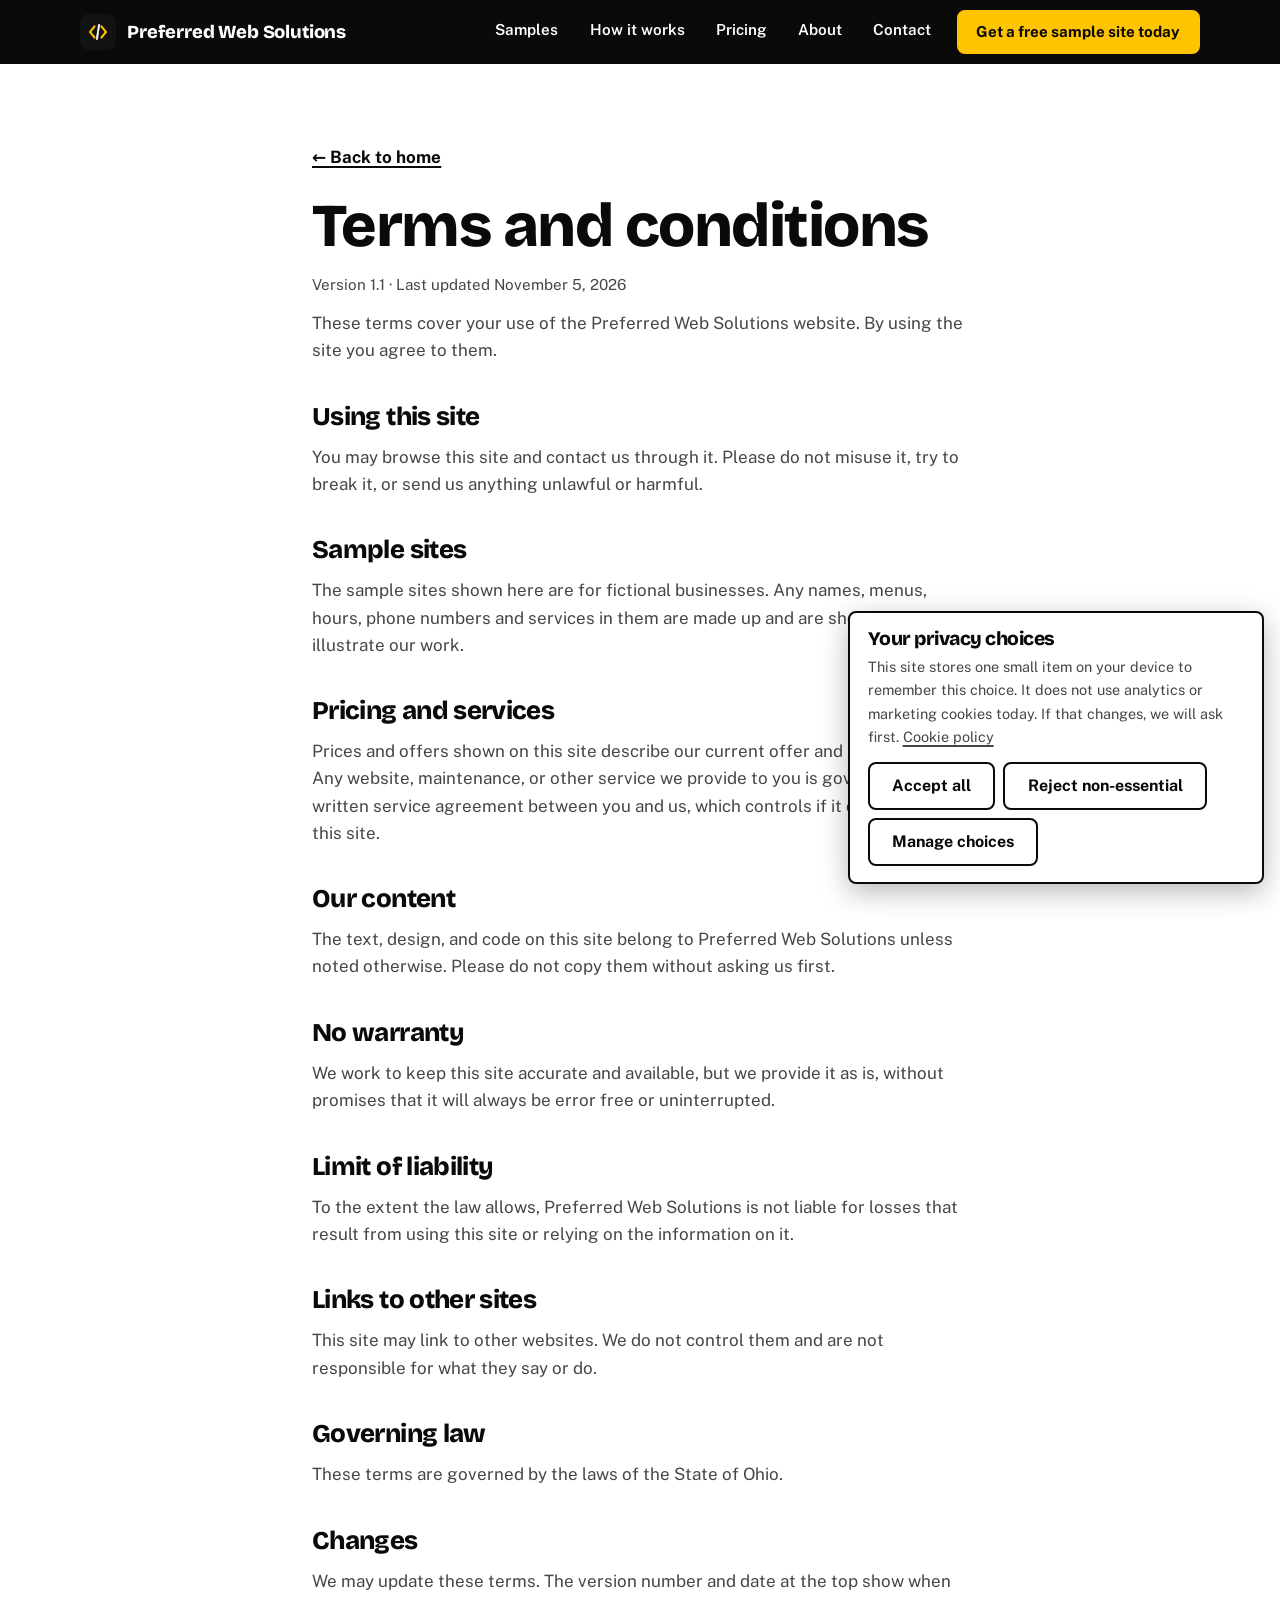
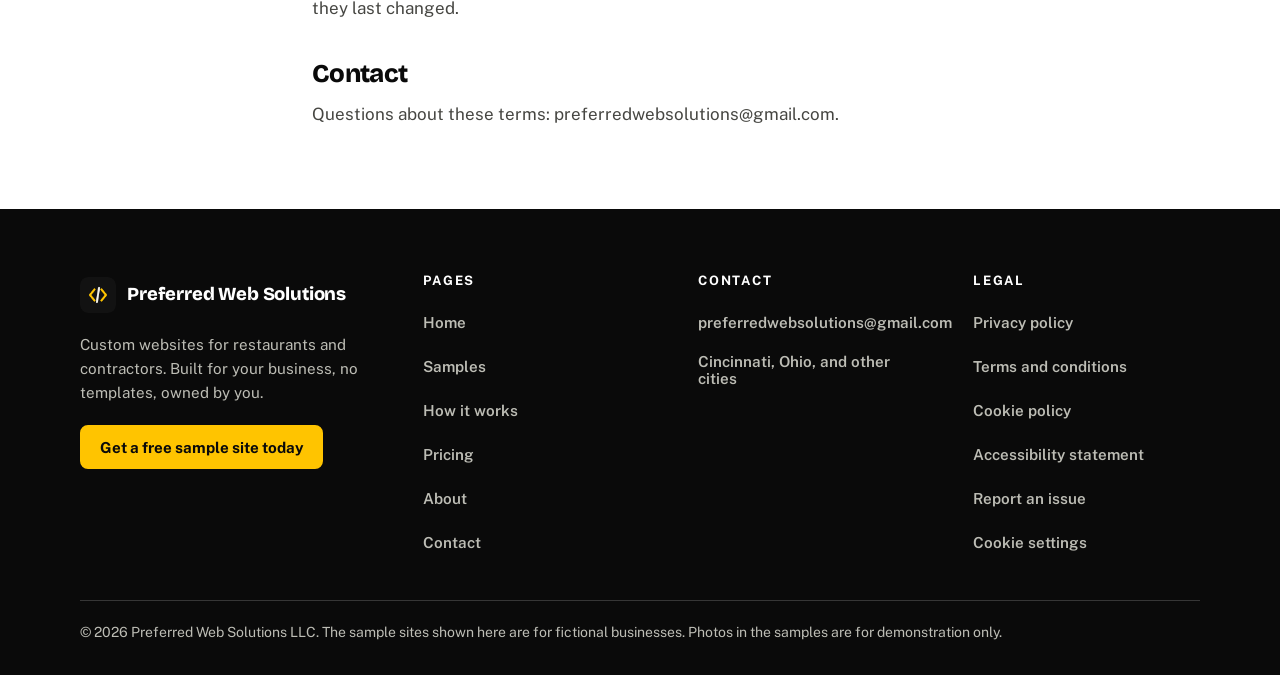
<file: terms.html>
<!doctype html>
<html lang="en"><head><meta charset="utf-8"><meta name="viewport" content="width=device-width,initial-scale=1,viewport-fit=cover">
<title>Terms and conditions | Preferred Web Solutions</title><meta name="description" content="The terms for using the Preferred Web Solutions website.">
<link rel="canonical" href="https://preferredwebsolutionsllc.com/terms.html"><meta property="og:type" content="website"><meta property="og:title" content="Terms and conditions | Preferred Web Solutions"><meta property="og:description" content="The terms for using the Preferred Web Solutions website."><meta property="og:url" content="https://preferredwebsolutionsllc.com/terms.html">
<link rel="icon" type="image/png" href="logo.png"><link rel="preload" href="fonts/bricolage-grotesque-latin-wght-normal.woff2" as="font" type="font/woff2" crossorigin><link rel="preload" href="fonts/public-sans-latin-wght-normal.woff2" as="font" type="font/woff2" crossorigin><link rel="stylesheet" href="styles.css">
</head><body>
<a class="skip" href="#main">Skip to content</a>
<header class="site-header"><div class="wrap bar"><a class="brand" href="index.html"><img src="logo.png" alt="" width="36" height="36">Preferred Web Solutions</a>
<button type="button" class="menu-btn" aria-expanded="false" aria-controls="site-nav">Menu</button>
<nav class="nav" id="site-nav" aria-label="Main"><a href="samples.html">Samples</a><a href="how-it-works.html">How it works</a><a href="pricing.html">Pricing</a><a href="about.html">About</a><a href="contact.html">Contact</a><a class="btn btn--yellow btn--sm" href="contact.html">Get a free sample site today</a></nav></div></header>
<main id="main">
<article class="legal"><a class="back" href="index.html">&larr; Back to home</a><h1>Terms and conditions</h1><p class="meta">Version 1.1 &middot; Last updated November 5, 2026</p><p>These terms cover your use of the Preferred Web Solutions website. By using the site you agree to them.</p><h2>Using this site</h2><p>You may browse this site and contact us through it. Please do not misuse it, try to break it, or send us anything unlawful or harmful.</p><h2>Sample sites</h2><p>The sample sites shown here are for fictional businesses. Any names, menus, hours, phone numbers and services in them are made up and are shown only to illustrate our work.</p><h2>Pricing and services</h2><p>Prices and offers shown on this site describe our current offer and may change. Any website, maintenance, or other service we provide to you is governed by a written service agreement between you and us, which controls if it differs from this site.</p><h2>Our content</h2><p>The text, design, and code on this site belong to Preferred Web Solutions unless noted otherwise. Please do not copy them without asking us first.</p><h2>No warranty</h2><p>We work to keep this site accurate and available, but we provide it as is, without promises that it will always be error free or uninterrupted.</p><h2>Limit of liability</h2><p>To the extent the law allows, Preferred Web Solutions is not liable for losses that result from using this site or relying on the information on it.</p><h2>Links to other sites</h2><p>This site may link to other websites. We do not control them and are not responsible for what they say or do.</p><h2>Governing law</h2><p>These terms are governed by the laws of the State of Ohio.</p><h2>Changes</h2><p>We may update these terms. The version number and date at the top show when they last changed.</p><h2>Contact</h2><p>Questions about these terms: preferredwebsolutions@gmail.com.</p></article></main>
<footer class="site-footer"><div class="wrap">
<div class="foot-grid">
<div><a class="brand" href="index.html"><img src="logo.png" alt="" width="36" height="36">Preferred Web Solutions</a>
<p>Custom websites for restaurants and contractors. Built for your business, no templates, owned by you.</p>
<a class="btn btn--yellow btn--sm foot-cta" href="contact.html">Get a free sample site today</a></div>
<div><h2>Pages</h2><ul><li><a href="index.html">Home</a></li><li><a href="samples.html">Samples</a></li><li><a href="how-it-works.html">How it works</a></li><li><a href="pricing.html">Pricing</a></li><li><a href="about.html">About</a></li><li><a href="contact.html">Contact</a></li></ul></div>
<div><h2>Contact</h2><ul><li><a href="mailto:preferredwebsolutions@gmail.com">preferredwebsolutions@gmail.com</a></li><li><a href="contact.html">Cincinnati, Ohio, and other cities</a></li></ul></div>
<div><h2>Legal</h2><ul><li><a href="privacy.html">Privacy policy</a></li><li><a href="terms.html">Terms and conditions</a></li><li><a href="cookies.html">Cookie policy</a></li><li><a href="accessibility.html">Accessibility statement</a></li><li><a href="report.html">Report an issue</a></li><li><button type="button" data-cookie-settings>Cookie settings</button></li></ul></div>
</div>
<p class="legal-note">&copy; 2026 Preferred Web Solutions LLC. The sample sites shown here are for fictional businesses. Photos in the samples are for demonstration only.</p>
</div></footer>
<div class="callbar"><a class="btn btn--yellow" href="contact.html">Get a free sample site today</a></div>
<script src="consent.js"></script><script src="site.js"></script><script src="forms.js"></script>
</body></html>
</file>
<file: styles.css>
/* Preferred Web Solutions. Black and white base, yellow only for the one action and the numbers that matter.
   Display: Bricolage Grotesque. Body: Public Sans. Both self-hosted (see /fonts). */
@font-face{font-family:"Bricolage Grotesque";font-style:normal;font-weight:200 800;font-display:swap;src:url(fonts/bricolage-grotesque-latin-wght-normal.woff2) format("woff2")}
@font-face{font-family:"Public Sans";font-style:normal;font-weight:100 900;font-display:swap;src:url(fonts/public-sans-latin-wght-normal.woff2) format("woff2")}

:root{
  --ink:#0A0A0A;--paper:#FFFFFF;--soft:#F3F3F0;--line:#D8D8D2;--muted:#464642;--dim:#BDBDB5;
  --yellow:#FFC400;--yellow-hover:#FFD43D;--focus:#1D4ED8;--good:#0F6B3A;--danger:#B3261E;
  --display:"Bricolage Grotesque","Arial Black",system-ui,sans-serif;
  --body:"Public Sans",system-ui,-apple-system,"Segoe UI",sans-serif;
  --gutter:clamp(1rem,4.5vw,2.5rem);--r:8px;--sec:clamp(3rem,7vw,6rem);--header:4rem;--callbar:4.5rem;
}
*{box-sizing:border-box}
html{scroll-padding-top:5rem;color-scheme:light}
body{margin:0;background:var(--paper);color:var(--ink);font:400 1.0625rem/1.6 var(--body);-webkit-font-smoothing:antialiased;overflow-x:hidden}
h1,h2,h3,h4{font-family:var(--display);margin:0;font-weight:800;line-height:1.02;letter-spacing:-.025em;text-wrap:balance}
p{margin:0}
a{color:inherit;text-decoration-thickness:2px;text-underline-offset:3px}
img,svg{max-width:100%}
img{height:auto;display:block}
button,input,select,textarea{font:inherit;color:inherit}
:focus-visible{outline:3px solid var(--focus);outline-offset:3px}
.dark{--focus:#FFC400}
.skip{position:absolute;left:1rem;top:-4rem;z-index:100;background:var(--yellow);color:var(--ink);padding:.75rem 1rem;font-weight:800;border-radius:var(--r)}
.skip:focus{top:.75rem}
.sr{position:absolute;width:1px;height:1px;overflow:hidden;clip:rect(0 0 0 0);white-space:nowrap}
.wrap{max-width:1200px;margin:0 auto;padding-left:var(--gutter);padding-right:var(--gutter)}
.eyebrow{display:block;font:700 .8125rem/1.2 var(--body);letter-spacing:.14em;text-transform:uppercase}

/* buttons */
.btn{display:inline-flex;align-items:center;justify-content:center;gap:.5rem;min-height:3rem;padding:.7rem 1.4rem;border:2px solid currentColor;border-radius:var(--r);background:transparent;color:var(--ink);font:700 1rem/1.15 var(--body);text-decoration:none;cursor:pointer;text-align:center;transition:background-color .15s,color .15s,border-color .15s}
.btn:hover{background:var(--ink);color:#fff;border-color:var(--ink)}
.btn--yellow{background:var(--yellow);border-color:var(--yellow);color:var(--ink)}
.btn--yellow:hover{background:var(--yellow-hover);border-color:var(--yellow-hover);color:var(--ink)}
.btn--ink{background:var(--ink);border-color:var(--ink);color:#fff}
.btn--ink:hover{background:#262626;border-color:#262626}
.dark .btn{color:#fff}
.dark .btn:hover{background:#fff;color:var(--ink);border-color:#fff}
.dark .btn--yellow{color:var(--ink)}
.btn--sm{min-height:2.75rem;padding:.5rem 1.1rem;font-size:.95rem}
.btn:disabled{opacity:.6;cursor:default}
.link-arrow{display:inline-flex;align-items:center;min-height:2.75rem;font-weight:700}
.arrow-row{margin-top:2rem;display:flex;flex-wrap:wrap;gap:.5rem 1.75rem}

/* header */
.site-header{position:sticky;top:env(safe-area-inset-top,0px);z-index:30;background:var(--ink);color:#fff;height:var(--header);box-shadow:0 1px 0 rgba(255,255,255,.12)}
.bar{display:flex;align-items:center;gap:1rem;height:100%}
.brand{display:flex;align-items:center;gap:.7rem;color:#fff;text-decoration:none;font:800 1.15rem/1 var(--display);letter-spacing:-.01em;margin-right:auto;white-space:nowrap;min-height:2.75rem}
.brand img{width:36px;height:36px;border-radius:22%}
.nav{display:flex;align-items:center;gap:.25rem}
.nav a:not(.btn){white-space:nowrap;color:#fff;text-decoration:none;font-weight:600;font-size:.95rem;padding:.75rem .85rem;min-height:2.75rem;display:inline-flex;align-items:center;border-bottom:3px solid transparent}
.nav a:not(.btn):hover{border-bottom-color:var(--yellow)}
.nav a[aria-current="page"]{border-bottom-color:var(--yellow)}
.nav .btn{margin-left:.5rem}
.nav a.tel{color:#fff;font-weight:700;font-size:.95rem;text-decoration:none;padding:.75rem .6rem;min-height:2.75rem;display:none;align-items:center;white-space:nowrap}
.nav a.tel:hover{color:var(--yellow)}
@media (min-width:1080px){.nav a.tel{display:inline-flex}}
.menu-btn{display:none;min-height:2.75rem;padding:.5rem 1rem;border:2px solid #fff;border-radius:var(--r);background:transparent;color:#fff;font-weight:700;cursor:pointer}
.menu-btn[aria-expanded="true"]{background:#fff;color:var(--ink)}
.nav .only-menu{display:none}
@media (max-width:1060px){
  .menu-btn{display:inline-flex;align-items:center}
  .nav{display:none;position:absolute;top:100%;left:0;right:0;flex-direction:column;align-items:stretch;gap:0;background:var(--ink);padding:.5rem var(--gutter) 1.25rem;border-top:1px solid rgba(255,255,255,.18)}
  .nav.open{display:flex}
  .nav a:not(.btn){padding:.9rem 0;border-bottom:1px solid rgba(255,255,255,.14)}
  .nav .btn{margin:1rem 0 0}
  .nav .only-menu{display:inline-flex}
  .nav a.tel{display:inline-flex;padding:.9rem 0;border-bottom:1px solid rgba(255,255,255,.14)}
}

/* sections */
.sec{padding-top:var(--sec);padding-bottom:var(--sec)}
.sec--soft{background:var(--soft)}
.sec--dark{background:var(--ink);color:#fff}
.sec--yellow{background:var(--yellow);color:var(--ink)}
.sec h2{font-size:clamp(2rem,4.6vw,3.4rem)}
.sec-head{max-width:46rem;margin-bottom:clamp(2rem,4vw,3rem)}
.sec-head h2{margin-top:.8rem}
.sec-head p{margin-top:1rem;font-size:1.125rem;color:var(--muted)}
.sec--dark .sec-head p,.sec--dark p.muted{color:var(--dim)}
.muted{color:var(--muted)}

/* hero */
.hero{background:var(--ink);color:#fff;padding-top:clamp(2rem,5vw,4.5rem);padding-bottom:var(--sec)}
.hero-grid{display:grid;grid-template-columns:minmax(0,1.2fr) minmax(0,1fr);gap:clamp(2rem,5vw,4.5rem);align-items:center}
.hero h1{font-size:clamp(2.5rem,5.4vw,4.6rem);line-height:.98;letter-spacing:-.035em;margin-top:1rem}
.hero h1 span{display:block}
.hero h1 .y{color:var(--yellow);white-space:nowrap}
.hero .lede{margin-top:1.4rem;font-size:clamp(1.05rem,1.6vw,1.25rem);line-height:1.5;color:#E6E6E0;max-width:32em}
.hero .actions{display:flex;flex-wrap:wrap;gap:.75rem;margin-top:1.75rem}
.facts{display:flex;flex-wrap:wrap;gap:.35rem 1.5rem;list-style:none;margin:1.75rem 0 0;padding:1.25rem 0 0;border-top:1px solid rgba(255,255,255,.22);font-weight:600;font-size:.95rem;color:var(--dim)}
.facts li{display:flex;align-items:center;gap:.5rem}
.facts li::before{content:"";width:.5rem;height:.5rem;background:var(--yellow);flex:none}
.hero-shot figcaption{margin-top:.9rem;font-size:.95rem;color:var(--dim);display:flex;flex-wrap:wrap;align-items:center;gap:0 .4rem}
.hero-shot figcaption a{color:#fff;font-weight:700;display:inline-flex;align-items:center;min-height:2.75rem}
@media (max-width:900px){.hero-grid{grid-template-columns:minmax(0,1fr)}}
@media (max-width:720px){.hero{padding-top:1.25rem}.hero .facts,.hero .actions .btn:not(.btn--yellow){display:none}.hero .lede{margin-top:1rem}.hero .actions{margin-top:1.25rem}}

/* browser frame */
.frame{border:2px solid var(--ink);border-radius:var(--r);overflow:hidden;background:#fff}
.dark .frame,.sec--dark .frame{border-color:#fff}
.frame-bar{display:flex;align-items:center;gap:.4rem;height:2.25rem;padding:0 .75rem;background:var(--soft);border-bottom:2px solid var(--ink);color:var(--ink)}
.dark .frame-bar,.sec--dark .frame-bar{border-bottom-color:#fff}
.frame-bar i{width:.55rem;height:.55rem;border-radius:50%;background:var(--ink)}
.frame-bar span{margin-left:.5rem;font-size:.8125rem;font-weight:600;white-space:nowrap;overflow:hidden;text-overflow:ellipsis}
.frame img{width:100%}
a.frame-link{display:block;text-decoration:none}
a.frame-link .frame{transition:transform .15s}
a.frame-link:hover .frame{transform:translateY(-3px)}

/* why not a template */
.why-grid{display:grid;grid-template-columns:minmax(0,.9fr) minmax(0,1.1fr);gap:clamp(2rem,6vw,5rem);align-items:start}
.why-grid h2{margin-top:.8rem}
.why-grid .copy{display:grid;gap:1rem;color:var(--muted);font-size:1.125rem;margin-top:1.25rem}
.compare{display:grid;grid-template-columns:repeat(2,minmax(0,1fr));border:2px solid var(--ink);border-radius:var(--r);overflow:hidden}
.compare>div{padding:1.5rem}
.compare>div+div{background:var(--yellow)}
.compare h3{font-size:1.4rem}
.compare ul{list-style:none;margin:1rem 0 0;padding:0;display:grid;gap:.9rem}
.compare li{font-weight:600;line-height:1.35}
.compare li small{display:block;font-weight:500;font-size:.875rem;opacity:.8;margin-top:.15rem}
@media (max-width:900px){.why-grid{grid-template-columns:minmax(0,1fr)}}
@media (max-width:520px){.compare{grid-template-columns:minmax(0,1fr)}}

/* samples preview */
.shots{display:grid;grid-template-columns:minmax(0,1.5fr) minmax(0,1fr);gap:clamp(1.25rem,3vw,2.25rem)}
.shots .main{display:flex;flex-direction:column;gap:1.5rem}
.shots-note{margin-top:auto;border:2px solid var(--ink);border-radius:var(--r);padding:1.25rem 1.4rem;display:grid;gap:.4rem}
.shots-note b{font:800 1.2rem/1.2 var(--display);letter-spacing:-.015em}
.shots-note span{color:var(--muted)}
.shots .stack{display:grid;gap:clamp(1.25rem,3vw,2.25rem);align-content:start}
.shot figcaption{margin-top:.9rem;display:grid;gap:.25rem}
.shot figcaption b{font:800 1.35rem/1.1 var(--display);letter-spacing:-.015em}
.shot figcaption span{color:var(--muted);font-size:.975rem}
.sec--dark .shot figcaption span{color:var(--dim)}
.tag{display:inline-block;align-self:start;justify-self:start;font:700 .75rem/1 var(--body);letter-spacing:.12em;text-transform:uppercase;padding:.4rem .55rem;border:1.5px solid currentColor;border-radius:4px}
@media (max-width:900px){.shots{grid-template-columns:minmax(0,1fr)}.shots .main{display:contents}.shots .main .shot{order:1}.shots .stack{order:2}.shots-note{order:3}}

/* who we build for */
.split{display:grid;grid-template-columns:repeat(2,minmax(0,1fr));gap:clamp(1.25rem,3vw,2.25rem)}
.panel{border:2px solid #fff;border-radius:var(--r);padding:clamp(1.5rem,3vw,2.25rem)}
.panel h3{font-size:clamp(1.8rem,3.2vw,2.5rem)}
.panel p{margin-top:.8rem;color:var(--dim)}
.panel ul{list-style:none;margin:1.25rem 0 0;padding:0;display:grid;gap:.7rem}
.panel li{display:flex;gap:.75rem;font-weight:600}
.panel li::before{content:"";flex:none;width:.55rem;height:.55rem;margin-top:.55em;background:var(--yellow)}
.panel .note{margin-top:1.25rem;font-size:.95rem;color:var(--dim)}
@media (max-width:820px){.split{grid-template-columns:minmax(0,1fr)}}

/* steps */
.steps{list-style:none;margin:0;padding:0;display:grid;grid-template-columns:repeat(4,minmax(0,1fr));gap:clamp(1.25rem,2.5vw,2rem);counter-reset:s}
.steps li{border-top:4px solid var(--ink);padding-top:1rem;counter-increment:s}
.steps li::before{content:counter(s,decimal-leading-zero);display:block;font:800 clamp(2.2rem,4vw,3rem)/1 var(--display);letter-spacing:-.03em}
.steps h3{font-size:1.35rem;margin-top:.75rem}
.steps p{margin-top:.6rem;color:var(--muted);font-size:1rem}
@media (max-width:900px){.steps{grid-template-columns:repeat(2,minmax(0,1fr))}}
@media (max-width:520px){.steps{grid-template-columns:minmax(0,1fr)}}

/* where we work */
.where{display:grid;grid-template-columns:minmax(0,1fr) minmax(0,1fr);gap:clamp(2rem,6vw,5rem);align-items:center}
.where p{margin-top:1rem;font-size:1.125rem;color:var(--muted)}
.big-num{font:800 clamp(3rem,8vw,6rem)/.95 var(--display);letter-spacing:-.04em}
.place-list{list-style:none;margin:0;padding:0;border-top:2px solid var(--ink)}
.place-list li{display:flex;justify-content:space-between;gap:1rem;padding:1rem 0;border-bottom:1px solid var(--line);font-weight:700;font-size:1.1rem}
.place-list li span{font-weight:500;color:var(--muted)}
@media (max-width:820px){.where{grid-template-columns:minmax(0,1fr)}}

/* closing band */
.band h2{font-size:clamp(2.2rem,5.4vw,4rem);max-width:16em}
.band p{margin-top:1rem;font-size:1.2rem;max-width:34em;font-weight:500;text-wrap:pretty}
.band .btn{margin-top:1.75rem}

/* page header (inner pages) */
.page-head{background:var(--soft);padding-top:clamp(2rem,4vw,3.25rem);padding-bottom:clamp(2rem,4vw,3.25rem);border-bottom:1px solid var(--line)}
.crumbs{font-size:.9rem;color:var(--muted);display:flex;gap:.5rem;flex-wrap:wrap}
.crumbs{align-items:center}
.crumbs a{color:var(--muted);display:inline-flex;align-items:center;justify-content:center;min-height:2.75rem;min-width:2.75rem}
.page-head h1{font-size:clamp(2.2rem,5.2vw,3.8rem);margin-top:.9rem;max-width:18em}
.page-head p{margin-top:1rem;font-size:1.15rem;color:var(--muted);max-width:40em}
.page-head .btn{margin-top:1.5rem}

/* sample entries */
.entry{display:grid;grid-template-columns:minmax(0,1.3fr) minmax(0,1fr);gap:clamp(1.5rem,4vw,3.5rem);align-items:center}
.entry+.entry{margin-top:clamp(3rem,6vw,5rem)}
.entry:nth-of-type(even) .entry-media{order:2}
.entry h2{font-size:clamp(1.9rem,3.6vw,2.6rem);margin-top:.8rem}
.entry p{margin-top:.9rem;color:var(--muted)}
.entry ul{list-style:none;margin:1rem 0 0;padding:0;display:grid;gap:.5rem}
.entry li{display:flex;gap:.7rem;font-weight:600}
.entry li::before{content:"";flex:none;width:.5rem;height:.5rem;margin-top:.6em;background:var(--ink)}
.entry .link-arrow{margin-top:1rem}
@media (max-width:860px){.entry{grid-template-columns:minmax(0,1fr)}.entry:nth-of-type(even) .entry-media{order:0}}
.coming{border:2px dashed var(--ink);border-radius:var(--r);padding:clamp(1.5rem,3vw,2.25rem);margin-top:clamp(3rem,6vw,5rem)}
.coming h2{font-size:clamp(1.7rem,3vw,2.3rem);margin-top:.7rem}
.coming p{margin-top:.8rem;color:var(--muted);max-width:40em}
.disclaimer{margin-top:2rem;color:var(--muted);font-size:.95rem;max-width:46em}

/* pricing */
.plans{display:grid;grid-template-columns:repeat(2,minmax(0,1fr));gap:clamp(1.25rem,3vw,2rem);align-items:stretch}
.plan{border:2px solid var(--ink);border-radius:var(--r);padding:clamp(1.5rem,3vw,2rem);display:flex;flex-direction:column;gap:1.25rem;background:#fff}
.plan--feature{background:var(--ink);color:#fff}
.plan h3{font-size:1.9rem;margin-top:.6rem}
.led{display:grid;gap:0;margin:0;border-top:2px solid currentColor}
.led div{display:flex;justify-content:space-between;align-items:baseline;padding:.75rem 0;border-bottom:1px solid rgba(128,128,120,.45)}
.led dt{font-weight:600}
.led dd{margin:0;font:800 1.7rem/1 var(--display);letter-spacing:-.02em}
.led dd small{font:500 .9rem var(--body);opacity:.75}
.plan--feature .led dd{color:var(--yellow)}
.total{display:flex;justify-content:space-between;align-items:baseline;font-weight:700}
.total b{font:800 2rem/1 var(--display);letter-spacing:-.02em}
.plan--feature .total b{color:var(--yellow)}
.plan ul{list-style:none;margin:0;padding:0;display:grid;gap:.6rem;flex:1;align-content:start}
.plan li{display:flex;gap:.7rem}
.plan li::before{content:"";flex:none;width:.5rem;height:.5rem;margin-top:.6em;background:currentColor}
.plan--feature li::before{background:var(--yellow)}
.refer{margin-top:1.5rem;padding:1.1rem 1.25rem;border:2px solid var(--ink);border-radius:var(--r);display:flex;flex-wrap:wrap;gap:.4rem 1.25rem}
.refer span{color:var(--muted)}
.fine{margin-top:1rem;font-size:.9rem;color:var(--muted)}
@media (max-width:820px){.plans{grid-template-columns:minmax(0,1fr)}}

/* faq */
.faq{border-top:2px solid var(--ink);max-width:50rem}
details{border-bottom:1px solid var(--line)}
summary{list-style:none;cursor:pointer;display:flex;justify-content:space-between;align-items:center;gap:1rem;padding:1.1rem 0;font:700 1.15rem/1.3 var(--display);letter-spacing:-.01em;min-height:3.5rem}
summary::-webkit-details-marker{display:none}
summary::after{content:"+";font:600 1.75rem/1 var(--body);flex:none}
details[open] summary::after{content:"\2212"}
details p{padding:0 2.5rem 1.4rem 0;color:var(--muted);max-width:40em}

/* about */
.prose{max-width:42rem;display:grid;gap:1.1rem;font-size:1.125rem}
.prose h2{font-size:clamp(1.7rem,3vw,2.2rem);margin-top:1.5rem}
.prose p{color:var(--muted)}
.principles{list-style:none;margin:0;padding:0;border-top:2px solid var(--ink)}
.principles li{display:grid;grid-template-columns:minmax(0,.8fr) minmax(0,1.2fr);gap:1rem 3rem;padding:1.4rem 0;border-bottom:1px solid var(--line)}
.principles b{font:800 1.5rem/1.1 var(--display);letter-spacing:-.02em}
.principles span{color:var(--muted)}
@media (max-width:760px){.principles li{grid-template-columns:minmax(0,1fr)}}

/* contact */
.contact-grid{display:grid;grid-template-columns:minmax(0,.8fr) minmax(0,1.2fr);gap:clamp(2rem,6vw,5rem);align-items:start}
.contact-list{list-style:none;margin:1.5rem 0 0;padding:0;display:grid;gap:1.1rem}
.contact-list b{display:block;font-size:.8125rem;letter-spacing:.12em;text-transform:uppercase}
.contact-list a,.contact-list span{font-size:1.15rem;font-weight:600;overflow-wrap:anywhere}
.contact-list a{display:inline-flex;align-items:center;min-height:2.75rem;min-width:2.75rem}
.mail-row{display:flex;flex-wrap:wrap;align-items:center;gap:.6rem}
form.card{display:grid;gap:1.25rem}
.f label{display:block;font-weight:700;font-size:.95rem;margin-bottom:.35rem}
.f input,.f select,.f textarea{width:100%;padding:.7rem .85rem;min-height:3rem;border:2px solid var(--ink);border-radius:var(--r);background:#fff;color:var(--ink);font-size:1.05rem}
.f textarea{min-height:7rem;resize:vertical}
.f input:focus,.f select:focus,.f textarea:focus{outline:3px solid var(--focus);outline-offset:2px}
.f-row{display:grid;grid-template-columns:repeat(2,minmax(0,1fr));gap:1.25rem}
@media (max-width:560px){.f-row{grid-template-columns:minmax(0,1fr)}}
.opt{font-weight:500;color:var(--muted)}
.note{font-size:.9rem;color:var(--muted)}
.status{min-height:1.4rem;font-weight:700}
.status.err{color:var(--danger)}
.done-card{border:2px solid var(--ink);border-radius:var(--r);padding:clamp(1.5rem,3vw,2.25rem)}
.done-card h3{font-size:clamp(1.8rem,4vw,2.4rem)}
.done-card p{margin-top:.8rem;font-size:1.1rem}
@media (max-width:860px){.contact-grid{grid-template-columns:minmax(0,1fr)}}

/* footer */
.site-footer{background:var(--ink);color:var(--dim);font-size:.95rem;padding-top:clamp(2.5rem,5vw,4rem);padding-bottom:2rem}
.foot-grid{display:grid;grid-template-columns:minmax(0,1.3fr) repeat(3,minmax(0,1fr));gap:clamp(1.5rem,4vw,3rem)}
.foot-grid .brand{margin-bottom:1rem}
.foot-grid p{max-width:24em}
.foot-grid h2{font:700 .8125rem/1.2 var(--body);letter-spacing:.14em;text-transform:uppercase;color:#fff;margin-bottom:.75rem}
.foot-grid ul{list-style:none;margin:0;padding:0}
.foot-grid a:not(.btn):not(.brand),.foot-grid button{color:var(--dim);text-decoration:none;background:none;border:0;padding:.55rem 0;min-height:2.75rem;min-width:2.75rem;display:inline-flex;align-items:center;font:600 .95rem var(--body);cursor:pointer;text-align:left}
.foot-grid a:not(.btn):not(.brand):hover,.foot-grid button:hover{color:var(--yellow)}
.foot-cta{margin-top:1.25rem}
.site-footer .btn{color:var(--ink)}
.site-footer .btn:hover{color:var(--ink)}
.legal-note{margin-top:2.25rem;padding-top:1.25rem;border-top:1px solid rgba(255,255,255,.18);font-size:.875rem;max-width:none}
@media (max-width:900px){.foot-grid{grid-template-columns:repeat(2,minmax(0,1fr))}}
@media (max-width:520px){.foot-grid{grid-template-columns:minmax(0,1fr)}}

/* phone call bar */
.callbar{display:none}
@media (max-width:720px){
  .callbar{display:flex;gap:.6rem;position:fixed;left:0;right:0;bottom:0;z-index:40;background:var(--ink);padding:.6rem var(--gutter) calc(.6rem + env(safe-area-inset-bottom,0px));box-shadow:0 -1px 0 rgba(255,255,255,.15)}
  .callbar .btn{flex:1;min-height:3rem;font-size:.95rem;padding:.5rem .75rem}
  .callbar .btn--call{flex:0 0 auto;color:#fff;border-color:#fff}
  body{padding-bottom:var(--callbar)}
}

/* consent banner: right after the skip link in the DOM, compact, bottom-right on desktop, above the call bar on phones */
.consent{position:fixed;right:1rem;bottom:1rem;z-index:50;width:min(26rem,calc(100vw - 2rem));pointer-events:none}
.consent[hidden]{display:none}
.consent-card{pointer-events:auto;background:#fff;color:var(--ink);border:2px solid var(--ink);border-radius:var(--r);padding:1rem 1.1rem;box-shadow:0 8px 28px rgba(0,0,0,.28)}
.consent-card h2{font-size:1.2rem}
.consent-card p{margin-top:.4rem;font-size:.9rem;color:var(--muted)}
.consent-btns{display:flex;flex-wrap:wrap;gap:.5rem;margin-top:.9rem}
.consent-prefs{margin-top:.9rem;display:grid;gap:.6rem}
.consent-prefs[hidden]{display:none}
.pref{display:flex;gap:.7rem;align-items:flex-start;padding:.7rem .8rem;border:2px solid var(--line);border-radius:var(--r);font-size:.9rem}
.pref input{width:1.2rem;height:1.2rem;margin-top:.15rem;accent-color:var(--ink);flex-shrink:0}
.pref b{display:block}
.pref span{color:var(--muted)}
@media (max-width:720px){.consent{left:.75rem;right:.75rem;width:auto;bottom:calc(var(--callbar) + .5rem)}.consent-card{padding:.85rem .9rem}.consent-card h2{font-size:1.05rem}.consent-card p{font-size:.85rem;line-height:1.45}.consent-btns{gap:.4rem;margin-top:.7rem}.consent-btns .btn{min-height:2.75rem;padding:.4rem .8rem;font-size:.9rem;flex:1 1 auto}}

/* legal pages */
.legal{max-width:46rem;margin:0 auto;padding:clamp(2.5rem,6vw,4.5rem) var(--gutter) 5rem}
.legal h1{font-size:clamp(2.4rem,7vw,3.8rem);line-height:1}
.legal .meta{margin-top:1rem;color:var(--muted);font-size:.95rem}
.legal h2{font-size:1.6rem;margin-top:2.4rem;line-height:1.1}
.legal p,.legal li{margin-top:.8rem;color:var(--muted)}
.legal ul{padding-left:1.2rem}
.legal .tbl-wrap{margin-top:1rem;overflow-x:auto;border:2px solid var(--ink);border-radius:var(--r)}
.legal table{border-collapse:collapse;width:100%;min-width:34rem;font-size:.93rem}
.legal th,.legal td{text-align:left;padding:.8rem .9rem;border-bottom:1px solid var(--line);vertical-align:top;color:var(--ink)}
.legal thead th{background:var(--yellow);color:var(--ink);font-weight:700}
.legal tr:last-child td{border-bottom:0}
.legal .card{margin-top:1.6rem}
.back{display:inline-flex;align-items:center;min-height:2.75rem;min-width:2.75rem;margin-bottom:1rem;font-weight:700}

/* fade in on scroll (site.js adds .rv-on only when motion is allowed) */
.rv-on .rv{opacity:0;transform:translateY(28px);transition:opacity .7s ease,transform .7s cubic-bezier(.2,.7,.2,1);transition-delay:var(--rv-d,0ms)}
.rv-on .rv.in{opacity:1;transform:none}
@media (prefers-reduced-motion:reduce){*{transition:none!important;animation:none!important;scroll-behavior:auto!important}}
@media (prefers-reduced-motion:reduce){.rv-on .rv{opacity:1;transform:none}}

.owner{max-width:42rem;margin-top:2.5rem;padding-top:2rem;border-top:1px solid var(--line,#d9d9d4)}.owner h3{font-size:1.5rem;margin:0 0 .75rem}.owner p{margin:0 0 1rem}
</file>
